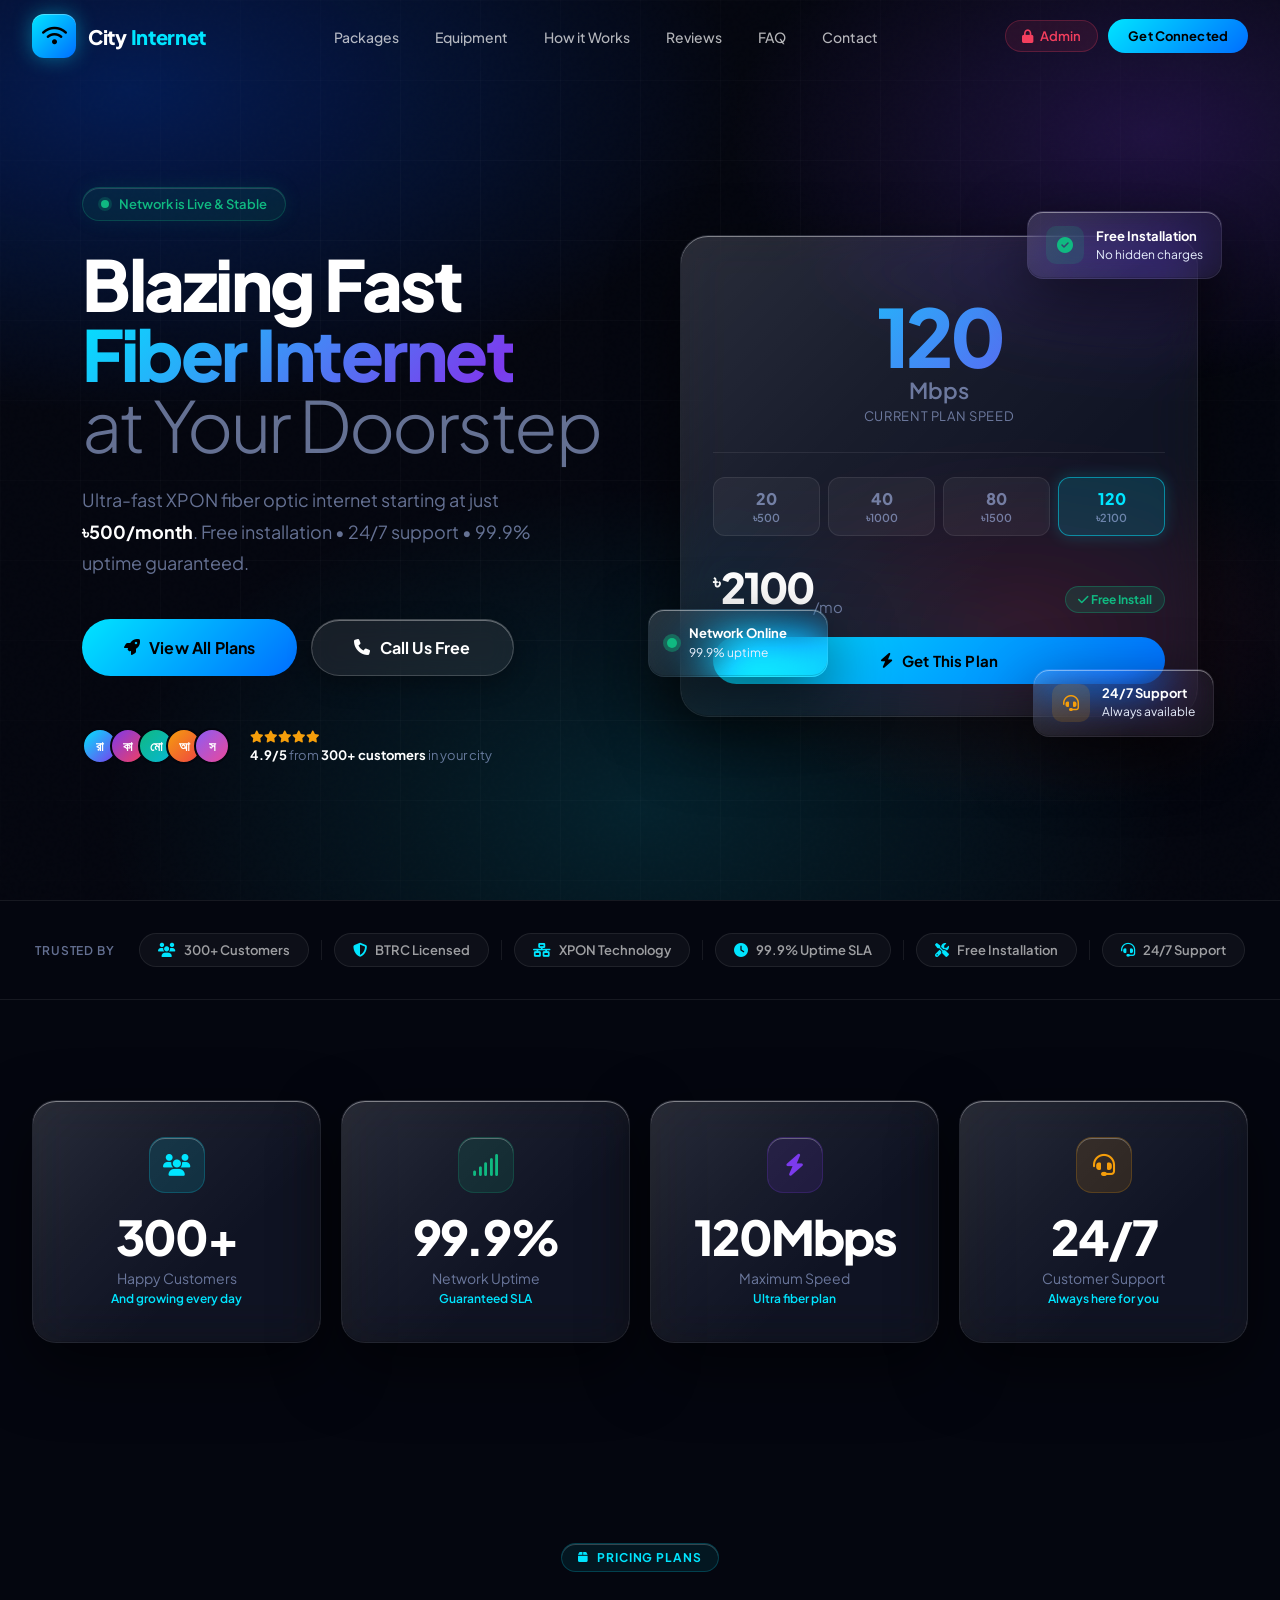
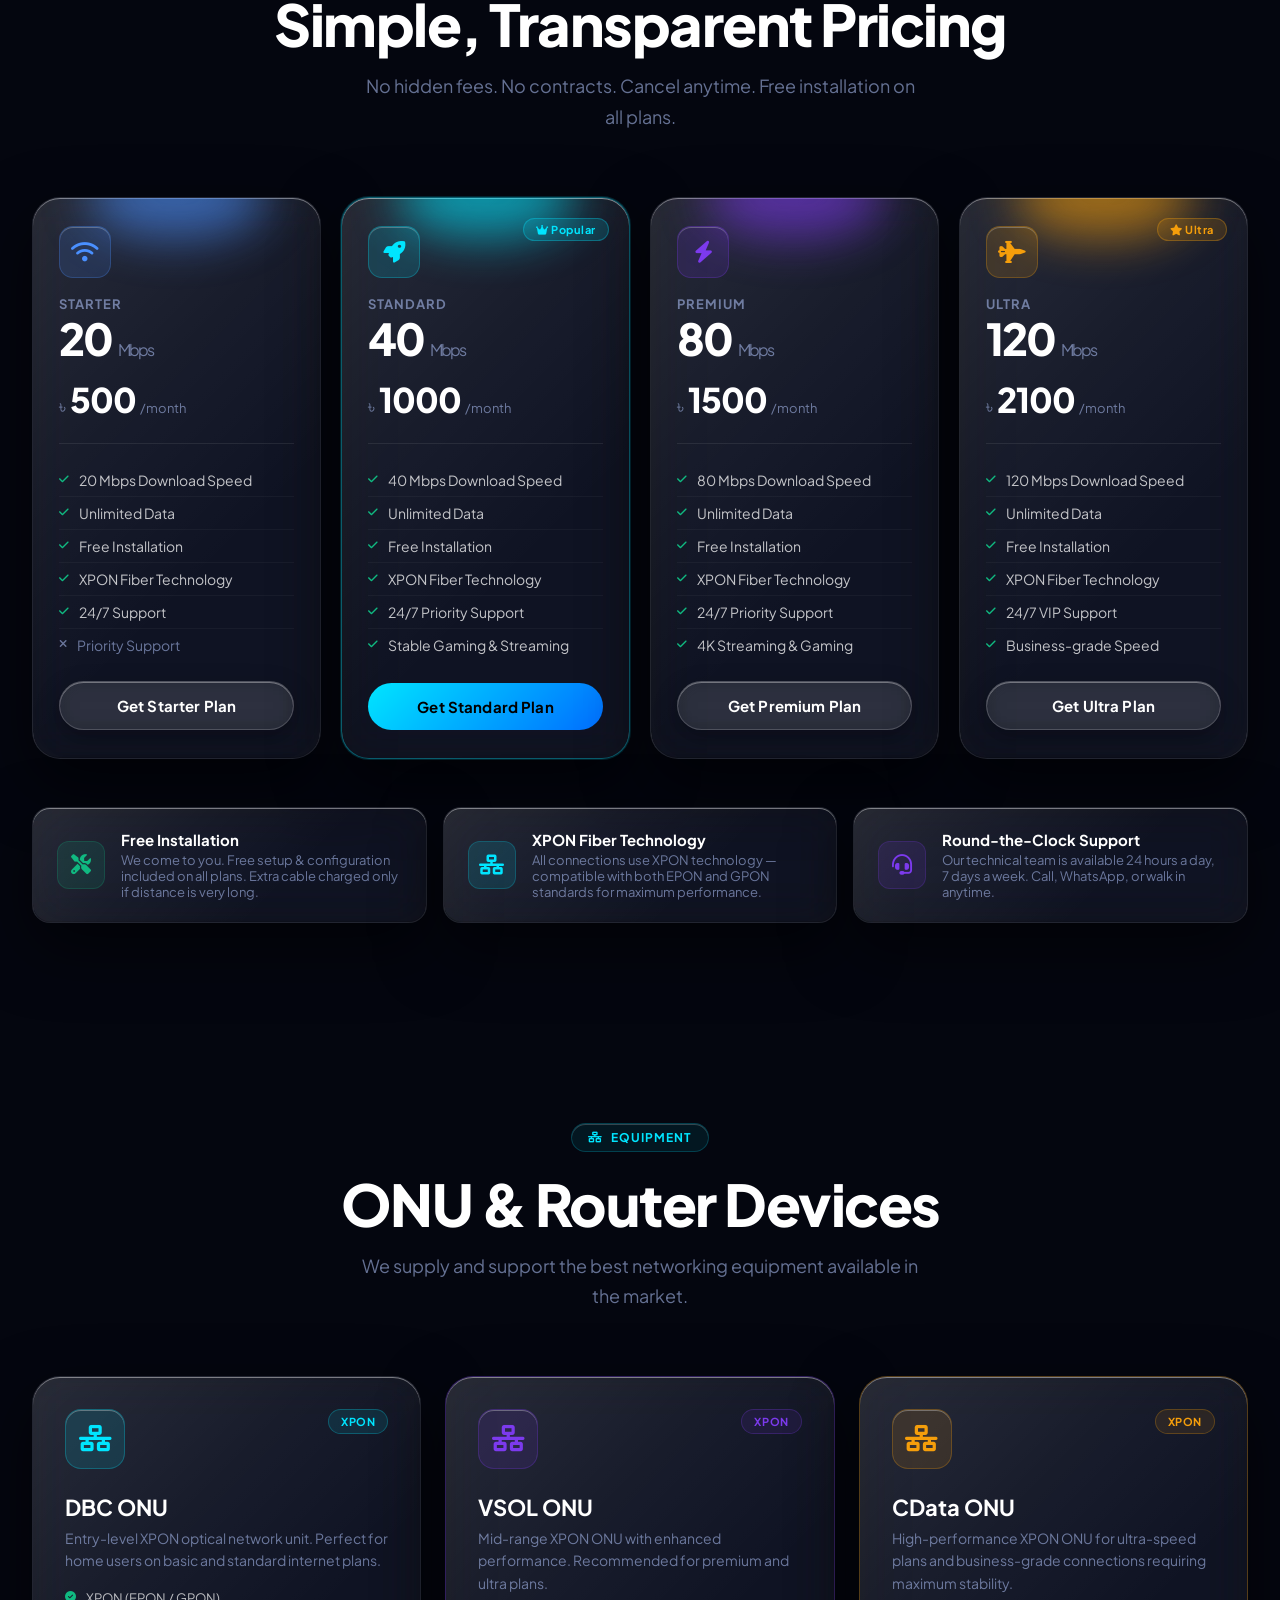
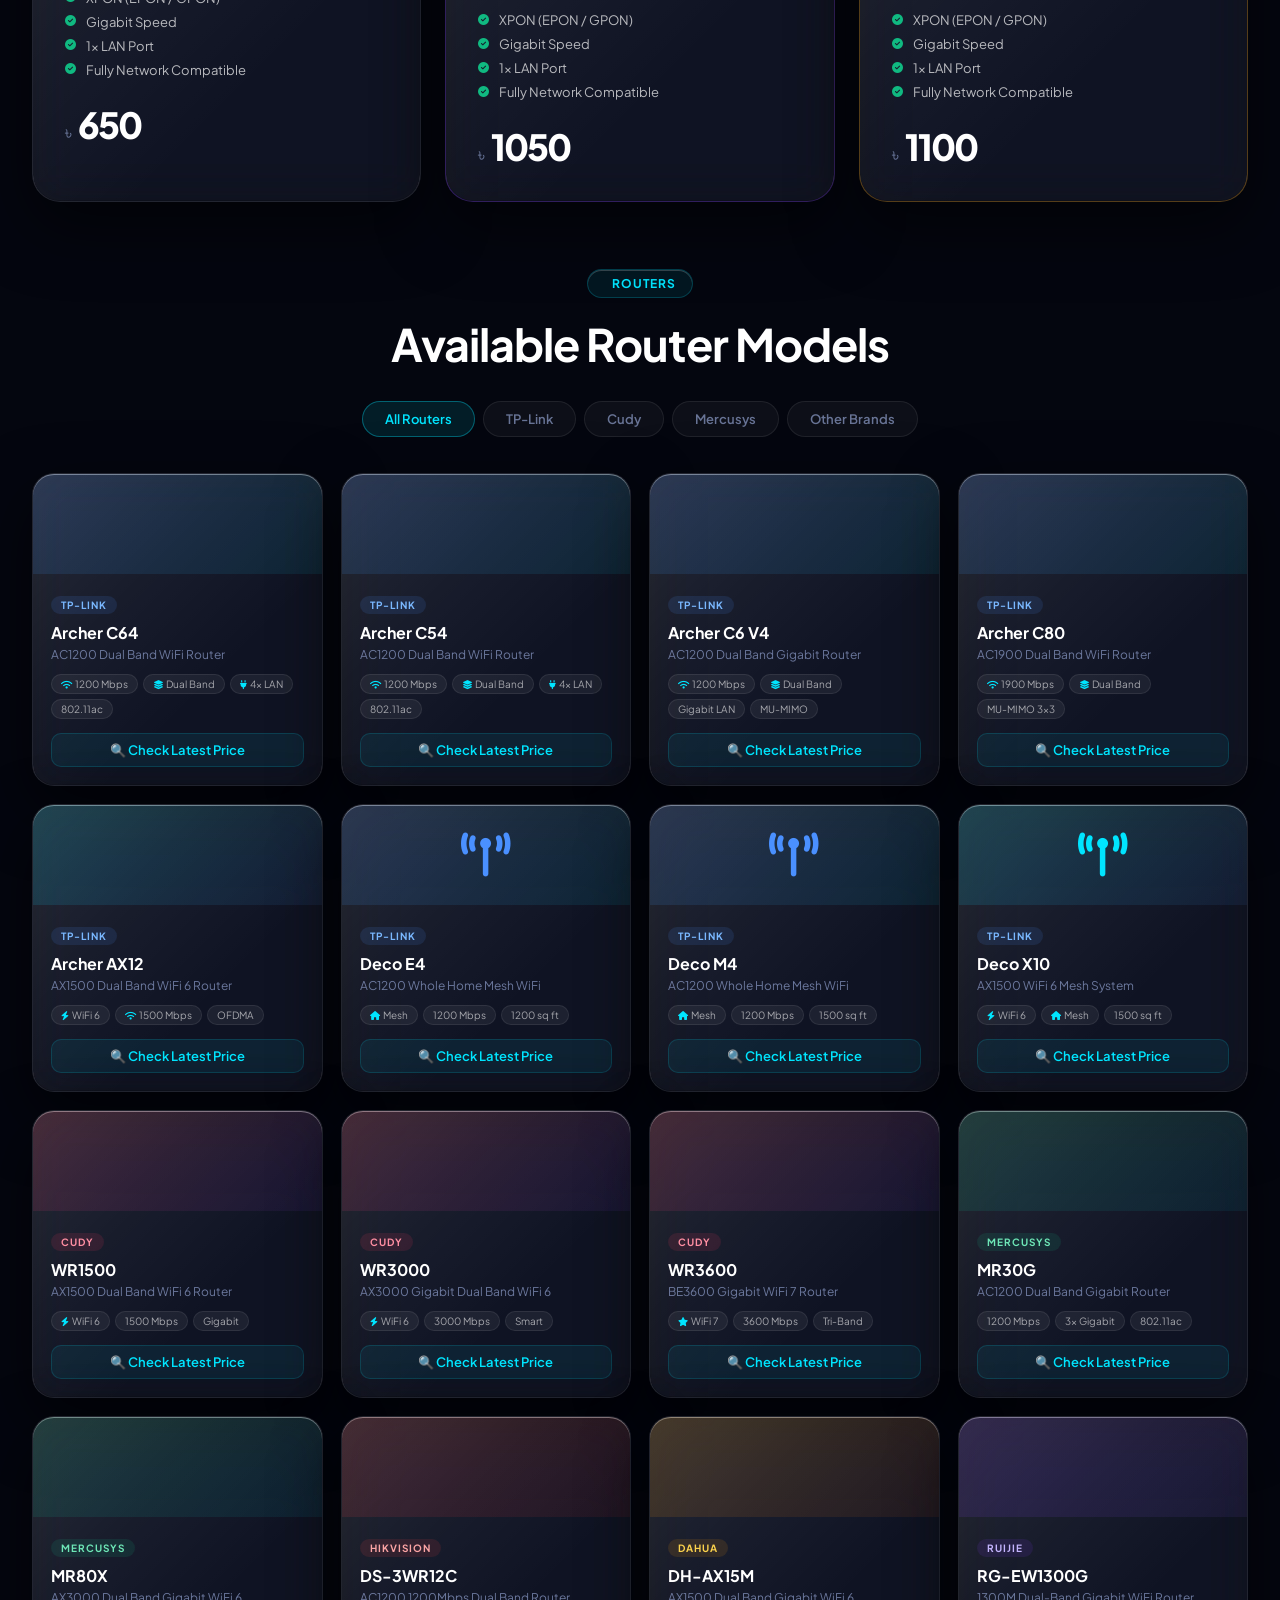
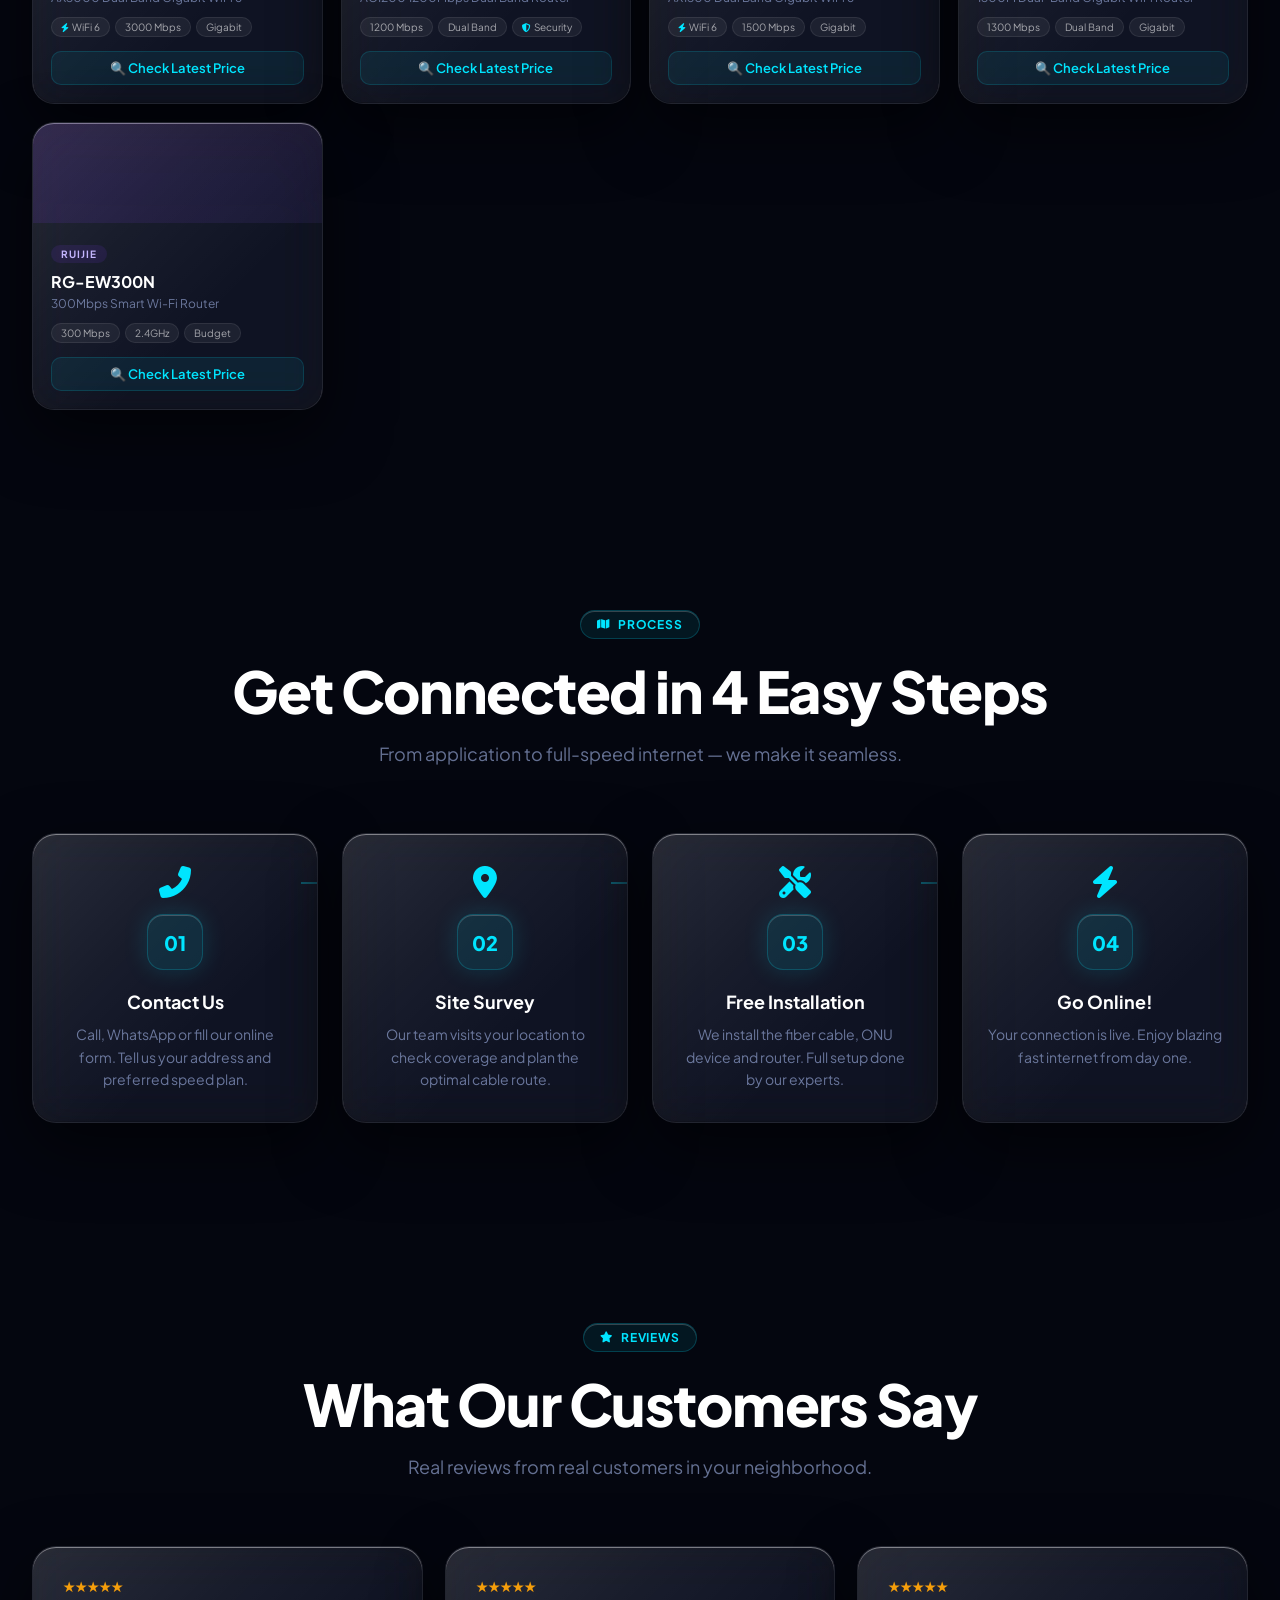
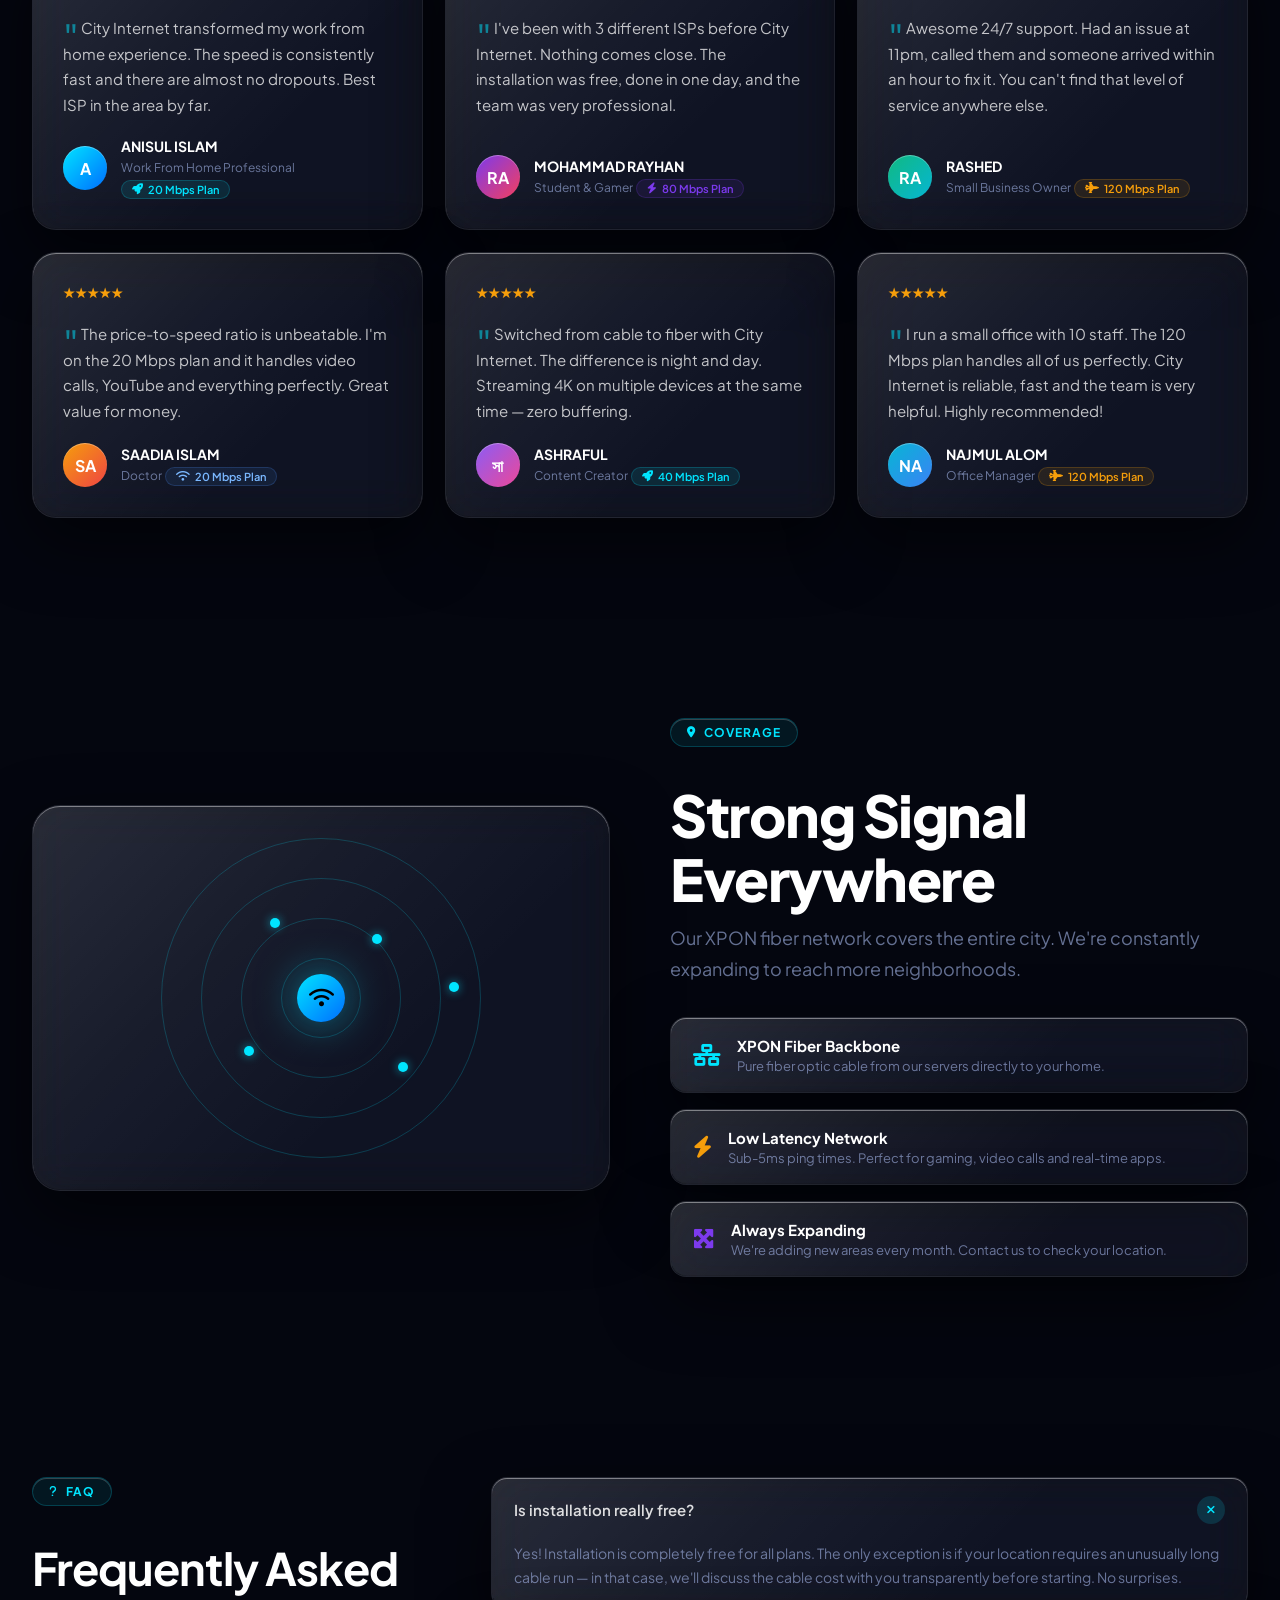
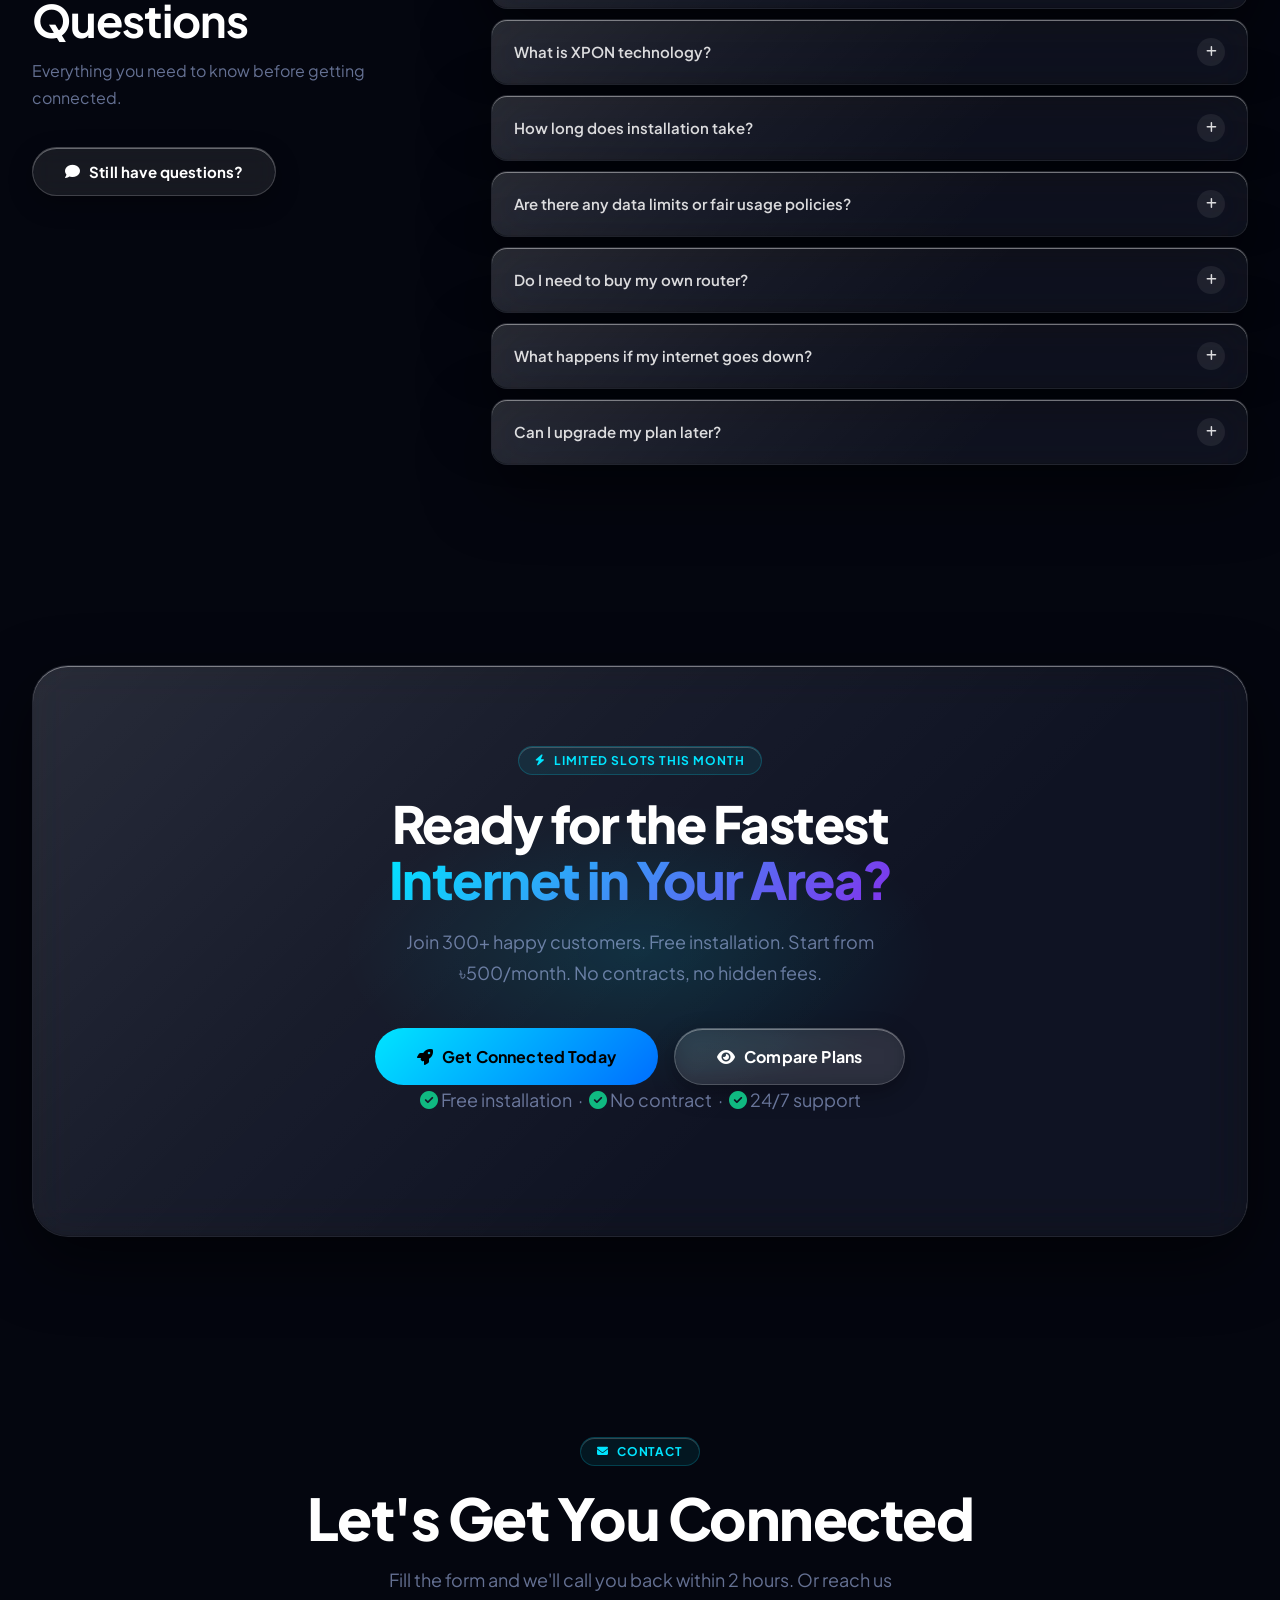
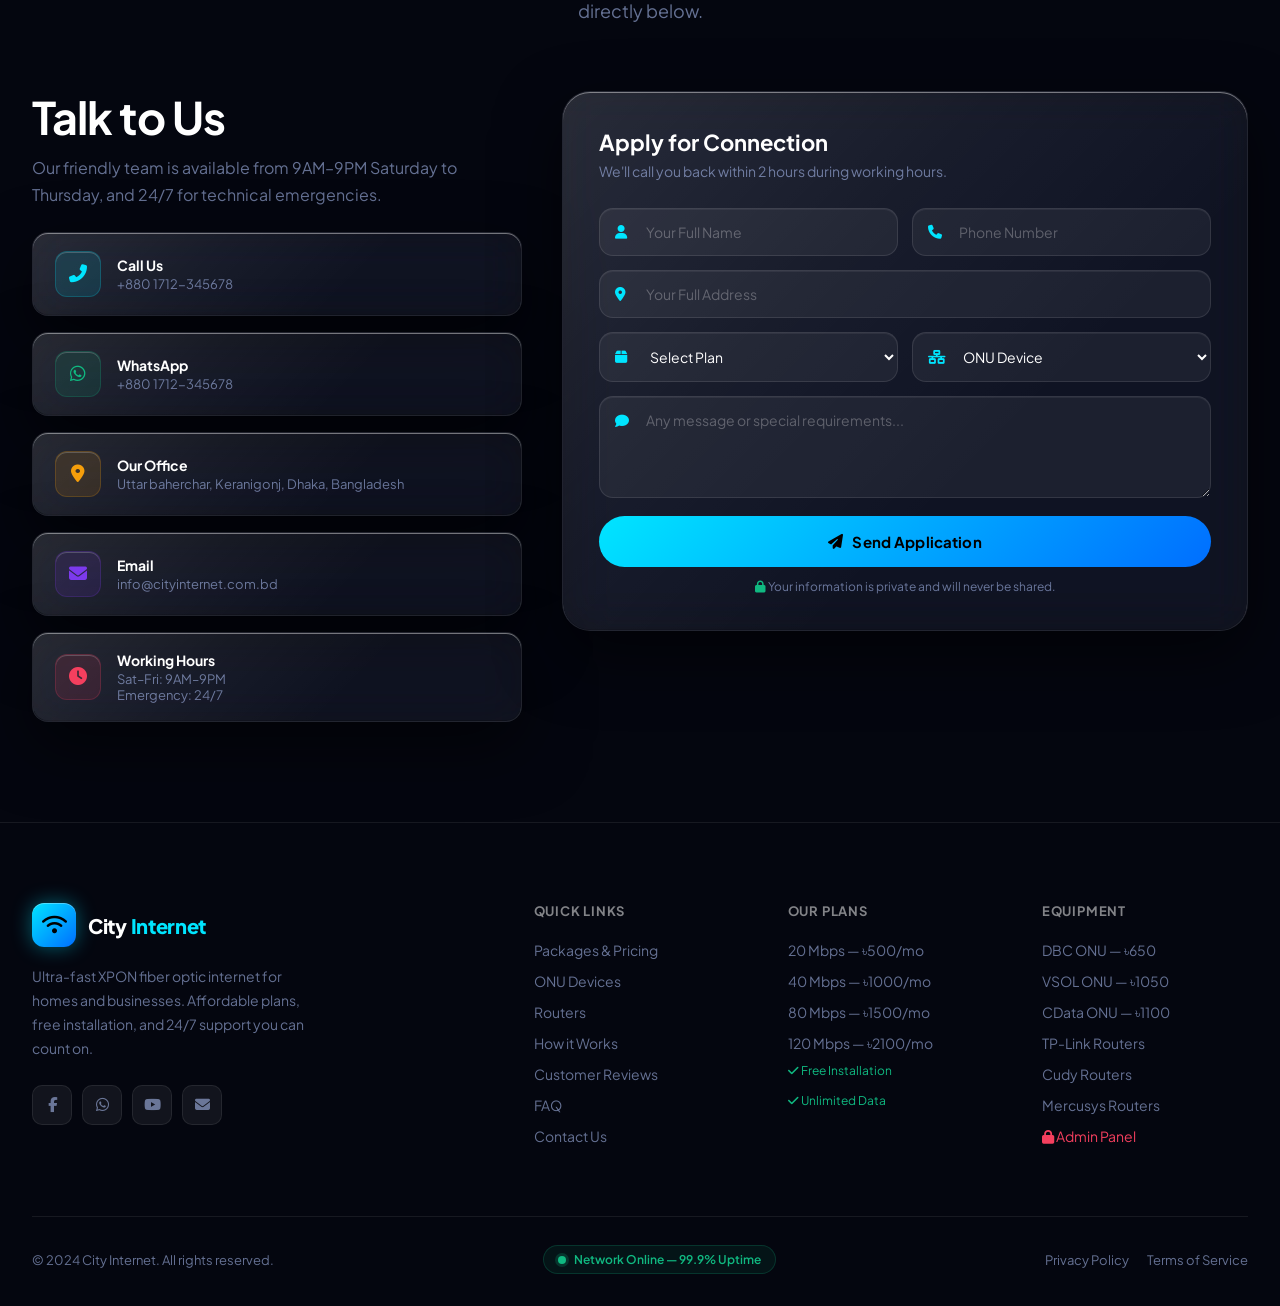
<file: index.html>
<!DOCTYPE html>
<html lang="en">
<head>
<meta charset="UTF-8">
<meta name="viewport" content="width=device-width, initial-scale=1.0">
<meta name="description" content="City Internet — Ultra-fast fiber optic internet in your city. Plans from ৳500/month. Free installation. 300+ happy customers. XPON technology.">
<meta name="keywords" content="internet, fiber, ISP, Bangladesh, broadband, City Internet">
<meta property="og:title" content="City Internet — Ultra Fast Fiber Internet">
<meta property="og:description" content="Plans from ৳500/month. Free installation. 300+ customers.">
<meta property="og:type" content="website">
<title>City Internet — Ultra Fast Fiber Internet</title>

<!-- Preload fonts -->
<link rel="preconnect" href="https://fonts.googleapis.com">
<link rel="preconnect" href="https://fonts.gstatic.com" crossorigin>
<link href="https://fonts.googleapis.com/css2?family=Inter:wght@300;400;500;600;700;800;900&family=Plus+Jakarta+Sans:wght@400;500;600;700;800&display=swap" rel="stylesheet">
<link rel="stylesheet" href="https://cdnjs.cloudflare.com/ajax/libs/font-awesome/6.5.0/css/all.min.css">

<!-- JSON-LD Schema -->
<script type="application/ld+json">
{
  "@context": "https://schema.org",
  "@type": "InternetCafe",
  "name": "City Internet",
  "description": "Ultra-fast fiber optic internet provider",
  "aggregateRating": {
    "@type": "AggregateRating",
    "ratingValue": "4.9",
    "reviewCount": "300"
  }
}
</script>

<style>
/* ============================================================
   CITY INTERNET — WORLD CLASS CSS
   ============================================================ */

/* ── Variables ── */
:root {
  --c:       #00e5ff;
  --c2:      #7c3aed;
  --c3:      #f59e0b;
  --c4:      #10b981;
  --c5:      #f43f5e;
  --bg:      #04060f;
  --bg2:     #080d1a;
  --bg3:     #0c1220;
  --text:    #e8f0fe;
  --muted:   rgba(180,200,255,.55);
  --border:  rgba(255,255,255,.08);
  --glass:   rgba(255,255,255,.055);
  --shine:   rgba(255,255,255,.42);
  --blur:    22px;
  --r:       20px;
  --r2:      14px;
  --r3:      50px;
  --shadow:  0 24px 64px rgba(0,0,0,.55);
  --font:    'Plus Jakarta Sans', 'Inter', sans-serif;
  --mono:    'SF Mono','Fira Code',monospace;
  --nav-h:   72px;
}

/* ── Reset ── */
*,*::before,*::after { margin:0; padding:0; box-sizing:border-box; }
html { scroll-behavior:smooth; font-size:16px; }
body {
  font-family: var(--font);
  background: var(--bg);
  color: var(--text);
  overflow-x: hidden;
  -webkit-font-smoothing: antialiased;
}
img { max-width:100%; display:block; }
a { text-decoration:none; color:inherit; }
button { font-family:var(--font); }
ul { list-style:none; }

/* ── Aurora Background ── */
.aurora {
  position: fixed;
  inset: 0;
  z-index: 0;
  overflow: hidden;
  pointer-events: none;
}
.aurora::before {
  content:'';
  position:absolute;
  inset:0;
  background:
    radial-gradient(ellipse 80% 60% at 10% 10%, rgba(0,80,255,.28) 0%, transparent 60%),
    radial-gradient(ellipse 60% 50% at 90% 15%, rgba(124,58,237,.22) 0%, transparent 55%),
    radial-gradient(ellipse 70% 60% at 50% 90%, rgba(0,229,255,.12) 0%, transparent 60%),
    radial-gradient(ellipse 50% 40% at 80% 70%, rgba(244,63,94,.10) 0%, transparent 50%);
  animation: auroraShift 20s ease-in-out infinite alternate;
}
@keyframes auroraShift {
  0%   { opacity:.9; transform:scale(1) rotate(0deg); }
  50%  { opacity:1;  transform:scale(1.05) rotate(1deg); }
  100% { opacity:.9; transform:scale(1) rotate(-1deg); }
}

/* Noise texture */
.aurora::after {
  content:'';
  position:absolute;
  inset:0;
  background-image: url("data:image/svg+xml,%3Csvg viewBox='0 0 256 256' xmlns='http://www.w3.org/2000/svg'%3E%3Cfilter id='noise'%3E%3CfeTurbulence type='fractalNoise' baseFrequency='0.9' numOctaves='4' stitchTiles='stitch'/%3E%3C/filter%3E%3Crect width='100%25' height='100%25' filter='url(%23noise)' opacity='0.035'/%3E%3C/svg%3E");
  opacity:.4;
}

/* Grid lines */
.grid-lines {
  position:fixed;
  inset:0;
  z-index:0;
  pointer-events:none;
  background-image:
    linear-gradient(rgba(255,255,255,.025) 1px, transparent 1px),
    linear-gradient(90deg, rgba(255,255,255,.025) 1px, transparent 1px);
  background-size: 80px 80px;
  mask-image: radial-gradient(ellipse 80% 80% at 50% 50%, black 40%, transparent 100%);
}

/* ── Glass Primitives ── */
.glass {
  background: var(--glass);
  backdrop-filter: blur(var(--blur)) saturate(180%) brightness(1.05);
  -webkit-backdrop-filter: blur(var(--blur)) saturate(180%) brightness(1.05);
  border: 1px solid var(--border);
  border-radius: var(--r);
  box-shadow:
    var(--shadow),
    inset 0 1px 0 var(--shine),
    inset 0 -1px 0 rgba(0,0,0,.15);
  position: relative;
  overflow: hidden;
}
.glass::before {
  content:'';
  position:absolute;
  inset:0;
  background: linear-gradient(135deg,
    rgba(255,255,255,.10) 0%,
    rgba(255,255,255,.04) 35%,
    transparent 65%);
  pointer-events:none;
  border-radius:inherit;
  z-index:0;
}
.glass > * { position:relative; z-index:1; }

/* ── Buttons ── */
.btn {
  display: inline-flex;
  align-items: center;
  justify-content: center;
  gap: 9px;
  padding: 14px 32px;
  border-radius: var(--r3);
  font-size: 15px;
  font-weight: 700;
  cursor: pointer;
  border: none;
  transition: all .28s cubic-bezier(.4,0,.2,1);
  position: relative;
  overflow: hidden;
  letter-spacing: .01em;
}
.btn::after {
  content:'';
  position:absolute;
  inset:0;
  background: linear-gradient(90deg, transparent, rgba(255,255,255,.12), transparent);
  transform: translateX(-100%);
  transition: transform .55s ease;
}
.btn:hover::after { transform: translateX(100%); }

.btn-primary {
  background: linear-gradient(135deg, var(--c), #006eff);
  color: #000;
  box-shadow: 0 0 0 0 rgba(0,229,255,0);
}
.btn-primary:hover {
  transform: translateY(-3px);
  box-shadow: 0 16px 48px rgba(0,229,255,.4), 0 0 0 1px rgba(0,229,255,.3);
}
.btn-primary:active { transform: translateY(-1px); }

.btn-glass {
  background: rgba(255,255,255,.08);
  backdrop-filter: blur(12px);
  -webkit-backdrop-filter: blur(12px);
  border: 1px solid rgba(255,255,255,.18);
  color: #fff;
  box-shadow: inset 0 1px 0 rgba(255,255,255,.35), 0 8px 24px rgba(0,0,0,.3);
}
.btn-glass:hover {
  background: rgba(255,255,255,.14);
  border-color: rgba(255,255,255,.35);
  transform: translateY(-3px);
  box-shadow: inset 0 1px 0 rgba(255,255,255,.45), 0 12px 36px rgba(0,0,0,.4);
}

.btn-outline {
  background: transparent;
  border: 1.5px solid rgba(255,255,255,.25);
  color: rgba(255,255,255,.85);
}
.btn-outline:hover {
  border-color: var(--c);
  color: var(--c);
  background: rgba(0,229,255,.05);
  transform: translateY(-3px);
}

.btn-lg { padding: 17px 42px; font-size: 16px; }
.btn-sm { padding: 9px 20px; font-size: 13px; }

/* ── Typography ── */
.display {
  font-size: clamp(42px, 6vw, 88px);
  font-weight: 900;
  line-height: 1.0;
  letter-spacing: -2px;
  color: #fff;
}
.h1 { font-size: clamp(32px,4.5vw,64px); font-weight: 800; line-height: 1.1; letter-spacing:-1.5px; color:#fff; }
.h2 { font-size: clamp(26px,3.5vw,48px); font-weight: 700; line-height: 1.15; letter-spacing:-1px; color:#fff; }
.h3 { font-size: clamp(18px,2vw,26px); font-weight: 600; line-height: 1.3; color:#fff; }
.h4 { font-size: 18px; font-weight: 600; color: #fff; }
.body-lg { font-size: 18px; line-height: 1.75; color: var(--muted); }
.body { font-size: 15px; line-height: 1.7; color: var(--muted); }
.body-sm { font-size: 13px; line-height: 1.6; color: var(--muted); }
.label {
  font-size: 12px;
  font-weight: 700;
  letter-spacing: .1em;
  text-transform: uppercase;
  color: var(--c);
}

.gradient-text {
  background: linear-gradient(135deg, var(--c) 0%, #7c3aed 50%, var(--c) 100%);
  background-size: 200%;
  -webkit-background-clip: text;
  -webkit-text-fill-color: transparent;
  background-clip: text;
  animation: gradShift 4s linear infinite;
}
@keyframes gradShift { 0%{background-position:0%} 100%{background-position:200%} }

/* ── Layout ── */
.wrapper {
  max-width: 1280px;
  margin: 0 auto;
  padding: 0 32px;
  position: relative;
  z-index: 1;
}
section { position: relative; z-index: 1; }

/* Section header */
.sec-label {
  display: inline-flex;
  align-items: center;
  gap: 8px;
  padding: 6px 16px;
  background: rgba(0,229,255,.08);
  border: 1px solid rgba(0,229,255,.2);
  border-radius: var(--r3);
  font-size: 12px;
  font-weight: 700;
  letter-spacing: .08em;
  text-transform: uppercase;
  color: var(--c);
  margin-bottom: 20px;
  box-shadow: inset 0 1px 0 rgba(255,255,255,.2);
}
.sec-label i { font-size: 11px; }

.sec-header {
  text-align: center;
  margin-bottom: 64px;
}
.sec-header p {
  font-size: 18px;
  color: var(--muted);
  max-width: 560px;
  margin: 16px auto 0;
  line-height: 1.7;
}

/* ── NAVBAR ── */
#navbar {
  position: fixed;
  top: 0;
  left: 0;
  right: 0;
  z-index: 9000;
  height: var(--nav-h);
  transition: all .4s cubic-bezier(.4,0,.2,1);
}
.nav-inner {
  max-width: 1280px;
  margin: 0 auto;
  padding: 0 32px;
  height: 100%;
  display: flex;
  align-items: center;
  justify-content: space-between;
}
.nav-scrolled {
  background: rgba(4,6,15,.75);
  backdrop-filter: blur(28px) saturate(200%);
  -webkit-backdrop-filter: blur(28px) saturate(200%);
  border-bottom: 1px solid rgba(255,255,255,.07);
  box-shadow: 0 8px 40px rgba(0,0,0,.4);
  height: 64px;
}

/* Logo */
.nav-logo {
  display: flex;
  align-items: center;
  gap: 12px;
  font-size: 20px;
  font-weight: 800;
  color: #fff;
  letter-spacing: -.3px;
}
.logo-mark {
  width: 44px; height: 44px;
  background: linear-gradient(135deg, var(--c), #006eff);
  border-radius: 12px;
  display: flex; align-items: center; justify-content: center;
  font-size: 20px;
  color: #000;
  box-shadow: 0 0 20px rgba(0,229,255,.4), inset 0 1px 0 rgba(255,255,255,.3);
  flex-shrink: 0;
}
.logo-text span { color: var(--c); }

/* Nav links */
.nav-links {
  display: flex;
  align-items: center;
  gap: 4px;
}
.nav-links a {
  padding: 8px 16px;
  border-radius: var(--r3);
  font-size: 14px;
  font-weight: 500;
  color: rgba(255,255,255,.7);
  transition: all .22s;
}
.nav-links a:hover {
  background: rgba(255,255,255,.07);
  color: #fff;
}

.nav-cta { display:flex; align-items:center; gap:10px; }

/* Hamburger */
.hamburger {
  display: none;
  flex-direction: column;
  gap: 5px;
  background: none;
  border: none;
  cursor: pointer;
  padding: 6px;
}
.hamburger span {
  display: block;
  width: 24px; height: 2px;
  background: #fff;
  border-radius: 2px;
  transition: all .3s;
}
.hamburger.open span:nth-child(1) { transform: translateY(7px) rotate(45deg); }
.hamburger.open span:nth-child(2) { opacity: 0; transform: scaleX(0); }
.hamburger.open span:nth-child(3) { transform: translateY(-7px) rotate(-45deg); }

/* Mobile menu */
.mobile-nav {
  position: fixed;
  top: var(--nav-h);
  left: 12px; right: 12px;
  z-index: 8999;
  padding: 16px;
  display: none;
  flex-direction: column;
  gap: 4px;
  border-radius: var(--r);
}
.mobile-nav.open { display: flex; }
.mobile-nav a {
  padding: 13px 18px;
  border-radius: var(--r2);
  font-size: 15px;
  font-weight: 500;
  color: rgba(255,255,255,.8);
  transition: all .2s;
}
.mobile-nav a:hover {
  background: rgba(255,255,255,.08);
  color: #fff;
}
.mobile-nav .mob-cta {
  margin-top: 8px;
  text-align: center;
}

/* ── HERO ── */
#hero {
  min-height: 100vh;
  display: flex;
  align-items: center;
  padding: calc(var(--nav-h) + 60px) 0 80px;
}
.hero-inner {
  display: grid;
  grid-template-columns: 1fr 1fr;
  gap: 80px;
  align-items: center;
}
.hero-left { max-width: 620px; }

/* Live indicator */
.live-badge {
  display: inline-flex;
  align-items: center;
  gap: 10px;
  padding: 8px 18px;
  background: rgba(16,185,129,.1);
  border: 1px solid rgba(16,185,129,.25);
  border-radius: var(--r3);
  font-size: 13px;
  font-weight: 600;
  color: var(--c4);
  margin-bottom: 28px;
  box-shadow: 0 0 20px rgba(16,185,129,.1), inset 0 1px 0 rgba(255,255,255,.15);
}
.live-dot {
  width: 8px; height: 8px;
  background: var(--c4);
  border-radius: 50%;
  box-shadow: 0 0 0 3px rgba(16,185,129,.2);
  animation: livePulse 2s ease-in-out infinite;
}
@keyframes livePulse {
  0%,100% { box-shadow: 0 0 0 3px rgba(16,185,129,.2); }
  50%      { box-shadow: 0 0 0 6px rgba(16,185,129,.4); }
}

.hero-title {
  font-size: clamp(44px, 5.5vw, 80px);
  font-weight: 900;
  line-height: 1.0;
  letter-spacing: -2.5px;
  color: #fff;
  margin-bottom: 24px;
}
.hero-title .line2 { color: var(--muted); font-weight: 300; }

.hero-sub {
  font-size: 18px;
  line-height: 1.75;
  color: var(--muted);
  margin-bottom: 40px;
  max-width: 500px;
}

.hero-actions {
  display: flex;
  gap: 14px;
  flex-wrap: wrap;
  margin-bottom: 52px;
}

/* Rating strip */
.hero-proof {
  display: flex;
  align-items: center;
  gap: 20px;
}
.hero-avatars {
  display: flex;
}
.hero-avatar {
  width: 36px; height: 36px;
  border-radius: 50%;
  border: 2px solid var(--bg);
  background: linear-gradient(135deg, var(--c), var(--c2));
  display: flex; align-items: center; justify-content: center;
  font-size: 13px;
  font-weight: 700;
  color: #fff;
  margin-left: -8px;
  flex-shrink: 0;
}
.hero-avatar:first-child { margin-left: 0; }
.proof-text { font-size: 13px; color: var(--muted); line-height: 1.5; }
.proof-text strong { color: #fff; }
.stars { color: var(--c3); font-size: 12px; }

/* Hero Right — Glass Dashboard Card */
.hero-right { position: relative; }

.hero-card-main {
  padding: 32px;
  border-radius: 28px;
}
.speed-display {
  text-align: center;
  padding: 28px 0;
  border-bottom: 1px solid var(--border);
  margin-bottom: 24px;
}
.speed-num {
  font-size: 80px;
  font-weight: 900;
  letter-spacing: -4px;
  line-height: 1;
  background: linear-gradient(135deg, var(--c), #7c3aed);
  -webkit-background-clip: text;
  -webkit-text-fill-color: transparent;
  background-clip: text;
}
.speed-unit { font-size: 22px; font-weight: 600; color: var(--muted); }
.speed-label { font-size: 13px; color: var(--muted); margin-top: 4px; letter-spacing:.05em; text-transform:uppercase; }

/* Speed selector */
.speed-selector {
  display: grid;
  grid-template-columns: repeat(4, 1fr);
  gap: 8px;
  margin-bottom: 24px;
}
.speed-opt {
  padding: 10px 6px;
  background: rgba(255,255,255,.05);
  border: 1px solid var(--border);
  border-radius: 12px;
  text-align: center;
  cursor: pointer;
  transition: all .25s;
  font-size: 13px;
  font-weight: 600;
  color: var(--muted);
}
.speed-opt:hover { background: rgba(0,229,255,.08); border-color: rgba(0,229,255,.3); color: var(--c); }
.speed-opt.active {
  background: rgba(0,229,255,.15);
  border-color: rgba(0,229,255,.5);
  color: var(--c);
  box-shadow: 0 0 16px rgba(0,229,255,.2);
}
.speed-opt .opt-speed { font-size: 16px; font-weight: 800; color: inherit; }
.speed-opt .opt-price { font-size: 11px; color: var(--muted); margin-top: 2px; }

/* Price display */
.price-row {
  display: flex;
  align-items: baseline;
  justify-content: space-between;
  margin-bottom: 20px;
}
.price-big {
  font-size: 42px;
  font-weight: 900;
  color: #fff;
  letter-spacing: -2px;
}
.price-big sup { font-size: 20px; letter-spacing: 0; }
.price-big sub { font-size: 15px; color: var(--muted); font-weight: 400; letter-spacing: 0; }
.price-badge {
  padding: 5px 12px;
  background: rgba(16,185,129,.15);
  border: 1px solid rgba(16,185,129,.3);
  border-radius: var(--r3);
  font-size: 12px;
  font-weight: 700;
  color: var(--c4);
}

/* Floating cards */
.float-card {
  position: absolute;
  padding: 14px 18px;
  border-radius: 16px;
  display: flex;
  align-items: center;
  gap: 12px;
  min-width: 180px;
  z-index: 10;
}
.float-card .fc-icon {
  width: 38px; height: 38px;
  border-radius: 10px;
  display: flex; align-items: center; justify-content: center;
  font-size: 16px;
  flex-shrink: 0;
}
.float-card .fc-text { font-size: 12px; line-height: 1.5; }
.float-card .fc-text strong { display: block; color: #fff; font-size: 13px; }
.fc1 { top: -24px; right: -24px; animation: floatY 4s ease-in-out infinite; }
.fc2 { bottom: 40px; left: -32px; animation: floatY 5s ease-in-out infinite reverse; }
.fc3 { bottom: -20px; right: -16px; animation: floatY 3.5s ease-in-out infinite 1s; }

@keyframes floatY {
  0%,100% { transform: translateY(0); }
  50% { transform: translateY(-14px); }
}

/* Ping animation on card */
.ping-dot {
  width: 10px; height: 10px;
  border-radius: 50%;
  position: relative;
  flex-shrink: 0;
}
.ping-dot::after {
  content:'';
  position:absolute;
  inset:-4px;
  border-radius:50%;
  animation: ping 1.5s ease-out infinite;
}
.ping-green { background: var(--c4); }
.ping-green::after { background: rgba(16,185,129,.4); }
@keyframes ping {
  0% { transform:scale(.8); opacity:.8; }
  100% { transform:scale(2); opacity:0; }
}

/* ── TRUST BAR ── */
#trust {
  padding: 32px 0;
  border-top: 1px solid var(--border);
  border-bottom: 1px solid var(--border);
}
.trust-inner {
  display: flex;
  align-items: center;
  gap: 12px;
  justify-content: center;
  flex-wrap: wrap;
}
.trust-label {
  font-size: 12px;
  font-weight: 600;
  letter-spacing: .08em;
  text-transform: uppercase;
  color: var(--muted);
  white-space: nowrap;
  margin-right: 12px;
}
.trust-item {
  display: flex;
  align-items: center;
  gap: 8px;
  padding: 8px 18px;
  background: rgba(255,255,255,.04);
  border: 1px solid var(--border);
  border-radius: var(--r3);
  font-size: 13px;
  font-weight: 600;
  color: rgba(255,255,255,.6);
  transition: all .2s;
}
.trust-item:hover { color: #fff; background: rgba(255,255,255,.07); }
.trust-item i { color: var(--c); font-size: 14px; }
.trust-sep { width: 1px; height: 20px; background: var(--border); flex-shrink:0; }

/* ── STATS ── */
#stats { padding: 100px 0; }
.stats-grid {
  display: grid;
  grid-template-columns: repeat(4, 1fr);
  gap: 20px;
}
.stat-card {
  padding: 36px 28px;
  text-align: center;
  border-radius: 24px;
  transition: transform .3s;
}
.stat-card:hover { transform: translateY(-8px); }
.stat-icon {
  width: 56px; height: 56px;
  border-radius: 16px;
  display: flex; align-items: center; justify-content: center;
  font-size: 22px;
  margin: 0 auto 20px;
  box-shadow: inset 0 1px 0 rgba(255,255,255,.3);
}
.stat-num {
  font-size: 48px;
  font-weight: 900;
  letter-spacing: -2px;
  color: #fff;
  line-height: 1;
  margin-bottom: 8px;
}
.stat-card p { font-size: 14px; color: var(--muted); }
.stat-card .sub-stat {
  font-size: 12px;
  color: var(--c);
  margin-top: 4px;
  font-weight: 600;
}

/* ── PACKAGES ── */
#packages { padding: 100px 0; }

/* Billing toggle */
.billing-toggle {
  display: inline-flex;
  align-items: center;
  gap: 12px;
  background: rgba(255,255,255,.06);
  border: 1px solid var(--border);
  border-radius: var(--r3);
  padding: 5px;
  margin: 0 auto 56px;
}
.bt-opt {
  padding: 8px 22px;
  border-radius: var(--r3);
  font-size: 14px;
  font-weight: 600;
  color: var(--muted);
  cursor: pointer;
  transition: all .25s;
  border: none;
  background: none;
  font-family: var(--font);
}
.bt-opt.active {
  background: rgba(0,229,255,.15);
  border: 1px solid rgba(0,229,255,.35);
  color: var(--c);
  box-shadow: inset 0 1px 0 rgba(255,255,255,.25);
}
.save-tag {
  background: rgba(16,185,129,.15);
  border: 1px solid rgba(16,185,129,.3);
  border-radius: var(--r3);
  padding: 2px 10px;
  font-size: 11px;
  font-weight: 700;
  color: var(--c4);
}

.plans-grid {
  display: grid;
  grid-template-columns: repeat(4, 1fr);
  gap: 20px;
  margin-bottom: 48px;
}

.plan-card {
  border-radius: 28px;
  overflow: hidden;
  display: flex;
  flex-direction: column;
  transition: transform .35s cubic-bezier(.4,0,.2,1), box-shadow .35s;
}
.plan-card:hover {
  transform: translateY(-12px);
  box-shadow: 0 40px 80px rgba(0,0,0,.6), inset 0 1px 0 rgba(255,255,255,.5);
}

.plan-top {
  padding: 28px 26px 22px;
  position: relative;
}
.plan-glow {
  position: absolute;
  top: -40px; left: 50%;
  transform: translateX(-50%);
  width: 180px; height: 80px;
  border-radius: 50%;
  filter: blur(24px);
  opacity: .6;
}
.plan-badge {
  position: absolute;
  top: 20px; right: 20px;
  padding: 4px 12px;
  border-radius: var(--r3);
  font-size: 11px;
  font-weight: 700;
  letter-spacing: .05em;
}
.plan-icon-wrap {
  width: 52px; height: 52px;
  border-radius: 14px;
  display: flex; align-items: center; justify-content: center;
  font-size: 22px;
  margin-bottom: 18px;
  box-shadow: inset 0 1px 0 rgba(255,255,255,.25);
}
.plan-name { font-size: 13px; font-weight: 700; letter-spacing: .08em; text-transform: uppercase; color: var(--muted); margin-bottom: 4px; }
.plan-speed { font-size: 44px; font-weight: 900; letter-spacing: -2px; color: #fff; line-height: 1; }
.plan-speed-unit { font-size: 16px; color: var(--muted); font-weight: 400; }
.plan-price {
  margin: 18px 0 0;
  display: flex; align-items: baseline; gap: 4px;
}
.plan-price .amount { font-size: 34px; font-weight: 900; color: #fff; letter-spacing: -1px; }
.plan-price .taka { font-size: 18px; color: var(--muted); }
.plan-price .per { font-size: 13px; color: var(--muted); }

.plan-body {
  padding: 0 26px 28px;
  flex: 1;
  display: flex;
  flex-direction: column;
  gap: 20px;
}
.plan-divider { height: 1px; background: var(--border); }
.plan-features li {
  display: flex;
  align-items: center;
  gap: 10px;
  padding: 7px 0;
  font-size: 14px;
  color: rgba(255,255,255,.75);
  border-bottom: 1px solid rgba(255,255,255,.04);
}
.plan-features li:last-child { border-bottom: none; }
.plan-features li i { font-size: 11px; flex-shrink: 0; }
.plan-cta { margin-top: auto; }
.plan-cta .btn { width: 100%; }

/* Popular plan special style */
.plan-card.popular {
  border-color: rgba(0,229,255,.35);
  box-shadow:
    0 0 0 1px rgba(0,229,255,.15),
    var(--shadow),
    inset 0 1px 0 rgba(255,255,255,.5);
}

/* Perks row below plans */
.perks-row {
  display: grid;
  grid-template-columns: repeat(3, 1fr);
  gap: 16px;
}
.perk-card {
  display: flex;
  align-items: center;
  gap: 16px;
  padding: 22px 24px;
  border-radius: 18px;
}
.perk-icon {
  width: 48px; height: 48px;
  border-radius: 12px;
  display: flex; align-items: center; justify-content: center;
  font-size: 20px;
  flex-shrink: 0;
}
.perk-text h4 { font-size: 15px; color: #fff; margin-bottom: 3px; }
.perk-text p { font-size: 13px; color: var(--muted); }

/* ── ONU / EQUIPMENT ── */
#equipment { padding: 100px 0; }
.equip-grid {
  display: grid;
  grid-template-columns: repeat(3, 1fr);
  gap: 24px;
  margin-bottom: 64px;
}
.onu-card {
  padding: 32px;
  border-radius: 28px;
  transition: transform .3s;
  position: relative;
}
.onu-card:hover { transform: translateY(-10px); }
.onu-top {
  display: flex;
  justify-content: space-between;
  align-items: flex-start;
  margin-bottom: 24px;
}
.onu-icon-wrap {
  width: 60px; height: 60px;
  border-radius: 16px;
  display: flex; align-items: center; justify-content: center;
  font-size: 26px;
  box-shadow: inset 0 1px 0 rgba(255,255,255,.3);
}
.onu-tag {
  padding: 5px 12px;
  border-radius: var(--r3);
  font-size: 11px;
  font-weight: 700;
  letter-spacing: .05em;
}
.onu-card h3 { font-size: 22px; font-weight: 700; color: #fff; margin-bottom: 6px; }
.onu-card .onu-desc { font-size: 14px; color: var(--muted); margin-bottom: 18px; line-height: 1.6; }
.onu-specs { display: flex; flex-direction: column; gap: 8px; margin-bottom: 24px; }
.onu-spec {
  display: flex; align-items: center; gap: 10px;
  font-size: 13px; color: rgba(255,255,255,.7);
}
.onu-spec i { color: var(--c4); font-size: 11px; }
.onu-price-wrap {
  display: flex;
  align-items: baseline;
  gap: 6px;
}
.onu-price { font-size: 36px; font-weight: 900; color: #fff; letter-spacing: -2px; }
.onu-price-taka { font-size: 18px; color: var(--muted); }

/* ── ROUTERS ── */
.router-section { margin-top: 20px; }
.router-filter {
  display: flex;
  gap: 8px;
  flex-wrap: wrap;
  justify-content: center;
  margin-bottom: 36px;
}
.rf-btn {
  padding: 9px 22px;
  border-radius: var(--r3);
  border: 1px solid var(--border);
  background: rgba(255,255,255,.04);
  color: var(--muted);
  font-family: var(--font);
  font-size: 13px;
  font-weight: 600;
  cursor: pointer;
  transition: all .25s;
}
.rf-btn:hover, .rf-btn.active {
  background: rgba(0,229,255,.1);
  border-color: rgba(0,229,255,.35);
  color: var(--c);
}

.routers-grid {
  display: grid;
  grid-template-columns: repeat(auto-fill, minmax(250px, 1fr));
  gap: 18px;
}
.router-card {
  border-radius: 22px;
  overflow: hidden;
  transition: transform .3s, box-shadow .3s;
}
.router-card:hover {
  transform: translateY(-8px);
  box-shadow: 0 24px 60px rgba(0,0,0,.55);
}
.router-img {
  height: 100px;
  display: flex; align-items: center; justify-content: center;
  font-size: 44px;
  position: relative;
}
.router-body { padding: 18px; }
.router-brand {
  font-size: 10px;
  font-weight: 700;
  letter-spacing: .1em;
  text-transform: uppercase;
  padding: 3px 10px;
  border-radius: var(--r3);
  display: inline-block;
  margin-bottom: 8px;
}
.router-body h4 { font-size: 16px; color: #fff; margin-bottom: 4px; }
.router-body .router-sub { font-size: 12px; color: var(--muted); margin-bottom: 12px; }
.router-tags {
  display: flex;
  flex-wrap: wrap;
  gap: 5px;
  margin-bottom: 14px;
}
.r-tag {
  padding: 3px 9px;
  background: rgba(255,255,255,.06);
  border: 1px solid var(--border);
  border-radius: var(--r3);
  font-size: 10px;
  color: rgba(255,255,255,.6);
}
.r-tag i { font-size: 9px; margin-right: 3px; color: var(--c); }
.router-price {
  font-size: 13px;
  font-weight: 600;
  color: var(--c);
  text-align: center;
  padding: 8px;
  background: rgba(0,229,255,.07);
  border: 1px solid rgba(0,229,255,.15);
  border-radius: 10px;
}

/* ── HOW IT WORKS ── */
#how { padding: 100px 0; }
.how-grid {
  display: grid;
  grid-template-columns: repeat(4, 1fr);
  gap: 24px;
}
.step-card {
  padding: 32px 24px;
  border-radius: 24px;
  text-align: center;
  position: relative;
  transition: transform .3s;
}
.step-card:hover { transform: translateY(-8px); }
.step-connector {
  position: absolute;
  top: 48px; right: -40px;
  width: 56px; height: 2px;
  background: linear-gradient(90deg, rgba(0,229,255,.3), transparent);
  z-index: 0;
}
.step-num {
  width: 56px; height: 56px;
  border-radius: 16px;
  display: flex; align-items: center; justify-content: center;
  font-size: 20px;
  font-weight: 900;
  color: var(--c);
  background: rgba(0,229,255,.1);
  border: 1px solid rgba(0,229,255,.2);
  margin: 0 auto 20px;
  box-shadow: 0 0 24px rgba(0,229,255,.15), inset 0 1px 0 rgba(255,255,255,.2);
}
.step-icon {
  font-size: 32px;
  color: var(--c);
  margin-bottom: 16px;
  display: block;
}
.step-card h3 { font-size: 18px; color: #fff; margin-bottom: 10px; }
.step-card p { font-size: 14px; color: var(--muted); line-height: 1.6; }

/* ── TESTIMONIALS ── */
#testimonials { padding: 100px 0; }
.testi-grid {
  display: grid;
  grid-template-columns: repeat(3, 1fr);
  gap: 22px;
}
.testi-card {
  padding: 30px;
  border-radius: 24px;
  display: flex;
  flex-direction: column;
  gap: 20px;
  transition: transform .3s;
}
.testi-card:hover { transform: translateY(-8px); }
.testi-stars { color: var(--c3); font-size: 14px; }
.testi-text {
  font-size: 15px;
  color: rgba(255,255,255,.75);
  line-height: 1.7;
  flex: 1;
}
.testi-text::before { content: '"'; font-size: 40px; line-height: 0; vertical-align: -.5em; color: var(--c); margin-right: 2px; opacity:.5; }
.testi-author { display: flex; align-items: center; gap: 14px; }
.testi-avatar {
  width: 44px; height: 44px;
  border-radius: 50%;
  display: flex; align-items: center; justify-content: center;
  font-size: 16px;
  font-weight: 700;
  color: #fff;
  flex-shrink: 0;
  box-shadow: inset 0 1px 0 rgba(255,255,255,.3);
}
.testi-info strong { display: block; font-size: 14px; color: #fff; }
.testi-info span { font-size: 12px; color: var(--muted); }
.testi-pkg {
  display: inline-flex;
  align-items: center;
  gap: 5px;
  padding: 2px 10px;
  border-radius: var(--r3);
  font-size: 11px;
  font-weight: 600;
  margin-top: 3px;
}

/* ── FAQ ── */
#faq { padding: 100px 0; }
.faq-wrap {
  display: grid;
  grid-template-columns: 1fr 2fr;
  gap: 80px;
  align-items: start;
}
.faq-left h2 { margin-bottom: 16px; }
.faq-left p { color: var(--muted); line-height: 1.7; margin-bottom: 28px; }
.faq-list { display: flex; flex-direction: column; gap: 10px; }
.faq-item {
  border-radius: 16px;
  overflow: hidden;
  transition: all .3s;
}
.faq-q {
  display: flex;
  align-items: center;
  justify-content: space-between;
  padding: 18px 22px;
  cursor: pointer;
  font-size: 15px;
  font-weight: 600;
  color: rgba(255,255,255,.85);
  transition: color .2s;
  gap: 16px;
}
.faq-q:hover { color: #fff; }
.faq-q i {
  width: 28px; height: 28px;
  border-radius: 50%;
  background: rgba(255,255,255,.07);
  display: flex; align-items: center; justify-content: center;
  font-size: 12px;
  flex-shrink: 0;
  transition: all .3s;
}
.faq-item.open .faq-q i { transform: rotate(45deg); background: rgba(0,229,255,.15); color: var(--c); }
.faq-a {
  max-height: 0;
  overflow: hidden;
  transition: max-height .4s cubic-bezier(.4,0,.2,1), padding .3s;
}
.faq-a-inner {
  padding: 0 22px 18px;
  font-size: 14px;
  color: var(--muted);
  line-height: 1.7;
}
.faq-item.open .faq-a { max-height: 200px; }

/* ── COVERAGE MAP ── */
#coverage { padding: 100px 0; }
.coverage-inner {
  display: grid;
  grid-template-columns: 1fr 1fr;
  gap: 60px;
  align-items: center;
}
.coverage-map {
  border-radius: 28px;
  overflow: hidden;
  padding: 32px;
  min-height: 380px;
  display: flex;
  align-items: center;
  justify-content: center;
  position: relative;
}
.map-visual {
  position: relative;
  width: 100%;
  height: 320px;
  display: flex;
  align-items: center;
  justify-content: center;
}
.map-rings {
  position: absolute;
  top: 50%; left: 50%;
  transform: translate(-50%,-50%);
}
.ring {
  position: absolute;
  border-radius: 50%;
  border: 1px solid rgba(0,229,255,.2);
  top: 50%; left: 50%;
  transform: translate(-50%,-50%);
  animation: ringPulse 3s ease-out infinite;
}
.ring:nth-child(1) { width:80px; height:80px; animation-delay:0s; }
.ring:nth-child(2) { width:160px; height:160px; animation-delay:.5s; }
.ring:nth-child(3) { width:240px; height:240px; animation-delay:1s; }
.ring:nth-child(4) { width:320px; height:320px; animation-delay:1.5s; }
@keyframes ringPulse {
  0% { opacity:.8; }
  100% { opacity:0; transform:translate(-50%,-50%) scale(1.05); }
}
.map-center {
  width: 48px; height: 48px;
  background: linear-gradient(135deg, var(--c), #006eff);
  border-radius: 50%;
  display: flex; align-items: center; justify-content: center;
  font-size: 20px;
  color: #000;
  z-index: 2;
  position: relative;
  box-shadow: 0 0 40px rgba(0,229,255,.5);
}
.map-dot {
  position: absolute;
  width: 10px; height: 10px;
  background: var(--c);
  border-radius: 50%;
  box-shadow: 0 0 10px rgba(0,229,255,.6);
}
.coverage-features { display: flex; flex-direction: column; gap: 16px; }
.cov-feat {
  display: flex;
  align-items: center;
  gap: 16px;
  padding: 18px 22px;
  border-radius: 16px;
}
.cov-feat i { font-size: 22px; flex-shrink: 0; }
.cov-feat h4 { font-size: 15px; color: #fff; margin-bottom: 3px; }
.cov-feat p { font-size: 13px; color: var(--muted); }

/* ── FINAL CTA ── */
#cta-section { padding: 100px 0; }
.cta-box {
  border-radius: 36px;
  padding: 80px 64px;
  text-align: center;
  position: relative;
  overflow: hidden;
}
.cta-box::after {
  content:'';
  position:absolute;
  top:50%; left:50%;
  transform:translate(-50%,-50%);
  width:600px; height:300px;
  background: radial-gradient(ellipse, rgba(0,229,255,.12) 0%, transparent 70%);
  pointer-events:none;
}
.cta-box h2 { font-size: clamp(32px,4vw,56px); margin-bottom: 20px; }
.cta-box p { font-size: 18px; color: var(--muted); max-width: 520px; margin: 0 auto 40px; line-height:1.7; }
.cta-actions { display: flex; gap: 16px; justify-content: center; flex-wrap: wrap; }
.cta-note { margin-top: 24px; font-size: 13px; color: var(--muted); }
.cta-note i { color: var(--c4); }

/* ── CONTACT ── */
#contact { padding: 100px 0; }
.contact-wrap {
  display: grid;
  grid-template-columns: 1fr 1.4fr;
  gap: 40px;
  align-items: start;
}
.contact-info { display: flex; flex-direction: column; gap: 16px; }
.contact-head { margin-bottom: 8px; }
.contact-head h2 { margin-bottom: 12px; }
.contact-head p { color: var(--muted); line-height: 1.7; }
.c-item {
  display: flex;
  align-items: center;
  gap: 16px;
  padding: 18px 22px;
  border-radius: 16px;
  transition: transform .2s;
}
.c-item:hover { transform: translateX(6px); }
.c-icon {
  width: 46px; height: 46px;
  border-radius: 12px;
  display: flex; align-items: center; justify-content: center;
  font-size: 18px;
  flex-shrink: 0;
  box-shadow: inset 0 1px 0 rgba(255,255,255,.2);
}
.c-item h4 { font-size: 14px; color: #fff; margin-bottom: 2px; }
.c-item p { font-size: 13px; color: var(--muted); }

.contact-form-card { padding: 36px; border-radius: 28px; }
.form-title { font-size: 22px; font-weight: 700; color: #fff; margin-bottom: 6px; }
.form-sub { font-size: 14px; color: var(--muted); margin-bottom: 28px; }
.form-grid-2 { display: grid; grid-template-columns: 1fr 1fr; gap: 14px; }
.g-inp-wrap { position: relative; margin-bottom: 14px; }
.g-inp-wrap i {
  position: absolute; left: 16px; top: 50%;
  transform: translateY(-50%);
  color: var(--c); font-size: 14px; z-index: 2;
  pointer-events: none;
}
.g-inp-wrap.textarea-wrap i { top: 18px; transform: none; }
.g-inp-wrap input,
.g-inp-wrap select,
.g-inp-wrap textarea {
  width: 100%;
  padding: 14px 16px 14px 46px;
  background: rgba(255,255,255,.055);
  border: 1px solid rgba(255,255,255,.10);
  border-radius: 14px;
  color: #fff;
  font-family: var(--font);
  font-size: 14px;
  outline: none;
  transition: all .3s;
  box-shadow: inset 0 1px 0 rgba(255,255,255,.06);
}
.g-inp-wrap input::placeholder,
.g-inp-wrap textarea::placeholder { color: rgba(255,255,255,.28); }
.g-inp-wrap select option { background: #0d1b3e; }
.g-inp-wrap input:focus,
.g-inp-wrap select:focus,
.g-inp-wrap textarea:focus {
  border-color: rgba(0,229,255,.45);
  background: rgba(255,255,255,.08);
  box-shadow: 0 0 0 4px rgba(0,229,255,.08), inset 0 1px 0 rgba(255,255,255,.1);
}
.g-inp-wrap textarea { padding-top: 14px; resize: vertical; }

/* ── FOOTER ── */
footer {
  padding: 80px 0 32px;
  border-top: 1px solid var(--border);
  position: relative;
  z-index: 1;
}
.footer-grid {
  display: grid;
  grid-template-columns: 2.2fr 1fr 1fr 1fr;
  gap: 48px;
  margin-bottom: 60px;
}
.footer-brand-col .footer-logo { margin-bottom: 18px; }
.footer-brand-col p { font-size: 14px; color: var(--muted); line-height: 1.7; max-width: 280px; margin-bottom: 24px; }
.footer-socials { display: flex; gap: 10px; }
.social-btn {
  width: 40px; height: 40px;
  border-radius: 10px;
  background: rgba(255,255,255,.06);
  border: 1px solid var(--border);
  display: flex; align-items: center; justify-content: center;
  font-size: 15px;
  color: var(--muted);
  transition: all .2s;
}
.social-btn:hover { background: rgba(0,229,255,.1); border-color: rgba(0,229,255,.3); color: var(--c); }
.footer-col h5 {
  font-size: 13px;
  font-weight: 700;
  letter-spacing: .06em;
  text-transform: uppercase;
  color: rgba(255,255,255,.5);
  margin-bottom: 20px;
}
.footer-col ul li { margin-bottom: 10px; }
.footer-col ul li a {
  font-size: 14px;
  color: var(--muted);
  transition: color .2s;
}
.footer-col ul li a:hover { color: #fff; }
.footer-col ul li span {
  font-size: 14px;
  color: var(--muted);
}
.footer-bottom {
  display: flex;
  align-items: center;
  justify-content: space-between;
  padding-top: 28px;
  border-top: 1px solid var(--border);
  font-size: 13px;
  color: var(--muted);
  flex-wrap: wrap;
  gap: 12px;
}
.footer-bottom a { color: var(--muted); transition: color .2s; }
.footer-bottom a:hover { color: var(--c); }
.footer-badge {
  display: flex;
  align-items: center;
  gap: 8px;
  padding: 6px 14px;
  background: rgba(16,185,129,.08);
  border: 1px solid rgba(16,185,129,.2);
  border-radius: var(--r3);
  font-size: 12px;
  font-weight: 600;
  color: var(--c4);
}
/* Sticky CTA bar on mobile */
.sticky-cta {
  display: none;
  position: fixed;
  bottom: 0; left: 0; right: 0;
  z-index: 8000;
  padding: 12px 16px;
  background: rgba(4,6,15,.85);
  backdrop-filter: blur(20px);
  -webkit-backdrop-filter: blur(20px);
  border-top: 1px solid var(--border);
  gap: 10px;
}

/* Admin button */
.admin-link {
  display: inline-flex;
  align-items: center;
  gap: 7px;
  padding: 7px 16px;
  background: rgba(244,63,94,.1);
  border: 1px solid rgba(244,63,94,.25);
  border-radius: var(--r3);
  font-size: 13px;
  font-weight: 600;
  color: var(--c5);
  transition: all .2s;
}
.admin-link:hover { background: rgba(244,63,94,.2); }

/* Reveal animation */
.reveal {
  opacity: 0;
  transform: translateY(32px);
  transition: opacity .65s cubic-bezier(.4,0,.2,1), transform .65s cubic-bezier(.4,0,.2,1);
}
.reveal.visible { opacity: 1; transform: translateY(0); }

/* Stagger delays */
.reveal-d1 { transition-delay: .1s; }
.reveal-d2 { transition-delay: .2s; }
.reveal-d3 { transition-delay: .3s; }
.reveal-d4 { transition-delay: .4s; }

/* Responsive */
@media (max-width:1100px) {
  .plans-grid { grid-template-columns: repeat(2,1fr); }
  .stats-grid { grid-template-columns: repeat(2,1fr); }
  .how-grid { grid-template-columns: repeat(2,1fr); }
  .testi-grid { grid-template-columns: 1fr 1fr; }
  .footer-grid { grid-template-columns: 1fr 1fr; }
}
@media (max-width:900px) {
  .hero-inner { grid-template-columns:1fr; }
  .hero-right { display:none; }
  .faq-wrap { grid-template-columns:1fr; gap:32px; }
  .coverage-inner { grid-template-columns:1fr; }
  .contact-wrap { grid-template-columns:1fr; }
  .equip-grid { grid-template-columns:1fr; }
  .perks-row { grid-template-columns:1fr; }
  .wrapper { padding:0 20px; }
}
@media (max-width:640px) {
  .plans-grid { grid-template-columns:1fr; }
  .stats-grid { grid-template-columns:1fr 1fr; }
  .testi-grid { grid-template-columns:1fr; }
  .how-grid { grid-template-columns:1fr 1fr; }
  .nav-links, .nav-cta { display:none; }
  .hamburger { display:flex; }
  .footer-grid { grid-template-columns:1fr; }
  .form-grid-2 { grid-template-columns:1fr; }
  .sticky-cta { display:flex; }
  .cta-box { padding:48px 24px; }
}
</style>
</head>
<body>

<!-- Aurora -->
<div class="aurora"></div>
<div class="grid-lines"></div>

<!-- ═══════════════ NAVBAR ═══════════════ -->
<nav id="navbar">
  <div class="nav-inner">
    <a href="#" class="nav-logo">
      <div class="logo-mark"><i class="fas fa-wifi"></i></div>
      <div class="logo-text">City <span>Internet</span></div>
    </a>

    <ul class="nav-links">
      <li><a href="#packages">Packages</a></li>
      <li><a href="#equipment">Equipment</a></li>
      <li><a href="#how">How it Works</a></li>
      <li><a href="#testimonials">Reviews</a></li>
      <li><a href="#faq">FAQ</a></li>
      <li><a href="#contact">Contact</a></li>
    </ul>

    <div class="nav-cta">
      <a href="admin/login.html" class="admin-link"><i class="fas fa-lock"></i> Admin</a>
      <a href="#contact" class="btn btn-primary btn-sm">Get Connected</a>
    </div>

    <button class="hamburger" id="hamburger" aria-label="Menu">
      <span></span><span></span><span></span>
    </button>
  </div>
</nav>

<!-- Mobile Nav -->
<div class="mobile-nav glass" id="mobileNav">
  <a href="#packages" onclick="closeMob()">Packages</a>
  <a href="#equipment" onclick="closeMob()">Equipment</a>
  <a href="#how" onclick="closeMob()">How it Works</a>
  <a href="#testimonials" onclick="closeMob()">Reviews</a>
  <a href="#faq" onclick="closeMob()">FAQ</a>
  <a href="#contact" onclick="closeMob()">Contact</a>
  <a href="admin/login.html" onclick="closeMob()">Admin Panel</a>
  <div class="mob-cta">
    <a href="#contact" class="btn btn-primary" style="width:100%;justify-content:center" onclick="closeMob()">
      <i class="fas fa-bolt"></i> Get Connected Now
    </a>
  </div>
</div>

<!-- ═══════════════ HERO ═══════════════ -->
<section id="hero">
  <div class="wrapper">
    <div class="hero-inner">

      <!-- Left -->
      <div class="hero-left">
        <div class="live-badge">
          <div class="live-dot"></div>
          Network is Live & Stable
        </div>

        <h1 class="hero-title">
          Blazing Fast<br>
          <span class="gradient-text">Fiber Internet</span><br>
          <span class="line2">at Your Doorstep</span>
        </h1>

        <p class="hero-sub">
          Ultra-fast XPON fiber optic internet starting at just <strong style="color:#fff">৳500/month</strong>.
          Free installation • 24/7 support • 99.9% uptime guaranteed.
        </p>

        <div class="hero-actions">
          <a href="#packages" class="btn btn-primary btn-lg">
            <i class="fas fa-rocket"></i> View All Plans
          </a>
          <a href="#contact" class="btn btn-glass btn-lg">
            <i class="fas fa-phone"></i> Call Us Free
          </a>
        </div>

        <div class="hero-proof">
          <div class="hero-avatars">
            <div class="hero-avatar">রা</div>
            <div class="hero-avatar" style="background:linear-gradient(135deg,#7c3aed,#f43f5e)">কা</div>
            <div class="hero-avatar" style="background:linear-gradient(135deg,#10b981,#06b6d4)">মো</div>
            <div class="hero-avatar" style="background:linear-gradient(135deg,#f59e0b,#ef4444)">আ</div>
            <div class="hero-avatar" style="background:linear-gradient(135deg,#8b5cf6,#ec4899)">স</div>
          </div>
          <div class="proof-text">
            <div class="stars"><i class="fas fa-star"></i><i class="fas fa-star"></i><i class="fas fa-star"></i><i class="fas fa-star"></i><i class="fas fa-star"></i></div>
            <strong>4.9/5</strong> from <strong>300+ customers</strong> in your city
          </div>
        </div>
      </div>

      <!-- Right — Interactive Card -->
      <div class="hero-right">
        <!-- Floating cards -->
        <div class="float-card glass fc1">
          <div class="fc-icon" style="background:rgba(16,185,129,.15);color:var(--c4)"><i class="fas fa-check-circle"></i></div>
          <div class="fc-text">
            <strong>Free Installation</strong>
            No hidden charges
          </div>
        </div>

        <div class="float-card glass fc2">
          <div class="ping-dot ping-green"></div>
          <div class="fc-text">
            <strong>Network Online</strong>
            99.9% uptime
          </div>
        </div>

        <div class="float-card glass fc3">
          <div class="fc-icon" style="background:rgba(245,158,11,.15);color:var(--c3)"><i class="fas fa-headset"></i></div>
          <div class="fc-text">
            <strong>24/7 Support</strong>
            Always available
          </div>
        </div>

        <!-- Main card -->
        <div class="glass hero-card-main">
          <div class="speed-display">
            <div class="speed-num" id="heroSpeed">120</div>
            <div class="speed-unit">Mbps</div>
            <div class="speed-label">Current Plan Speed</div>
          </div>

          <div class="speed-selector">
            <div class="speed-opt" onclick="selectPlan(0,this)">
              <div class="opt-speed">20</div>
              <div class="opt-price">৳500</div>
            </div>
            <div class="speed-opt" onclick="selectPlan(1,this)">
              <div class="opt-speed">40</div>
              <div class="opt-price">৳1000</div>
            </div>
            <div class="speed-opt" onclick="selectPlan(2,this)">
              <div class="opt-speed">80</div>
              <div class="opt-price">৳1500</div>
            </div>
            <div class="speed-opt active" onclick="selectPlan(3,this)">
              <div class="opt-speed">120</div>
              <div class="opt-price">৳2100</div>
            </div>
          </div>

          <div class="price-row">
            <div class="price-big"><sup>৳</sup><span id="heroPriceNum">2100</span><sub>/mo</sub></div>
            <div class="price-badge"><i class="fas fa-check"></i> Free Install</div>
          </div>

          <a href="#contact" class="btn btn-primary" style="width:100%;justify-content:center">
            <i class="fas fa-bolt"></i> Get This Plan
          </a>
        </div>
      </div>

    </div>
  </div>
</section>

<!-- ═══════════════ TRUST BAR ═══════════════ -->
<section id="trust">
  <div class="wrapper">
    <div class="trust-inner">
      <span class="trust-label">Trusted by</span>
      <div class="trust-item"><i class="fas fa-users"></i> 300+ Customers</div>
      <div class="trust-sep"></div>
      <div class="trust-item"><i class="fas fa-shield-alt"></i> BTRC Licensed</div>
      <div class="trust-sep"></div>
      <div class="trust-item"><i class="fas fa-network-wired"></i> XPON Technology</div>
      <div class="trust-sep"></div>
      <div class="trust-item"><i class="fas fa-clock"></i> 99.9% Uptime SLA</div>
      <div class="trust-sep"></div>
      <div class="trust-item"><i class="fas fa-tools"></i> Free Installation</div>
      <div class="trust-sep"></div>
      <div class="trust-item"><i class="fas fa-headset"></i> 24/7 Support</div>
    </div>
  </div>
</section>

<!-- ═══════════════ STATS ═══════════════ -->
<section id="stats">
  <div class="wrapper">
    <div class="stats-grid">
      <div class="glass stat-card reveal reveal-d1">
        <div class="stat-icon" style="background:rgba(0,229,255,.12);border:1px solid rgba(0,229,255,.2);color:var(--c)">
          <i class="fas fa-users"></i>
        </div>
        <div class="stat-num" data-target="300" data-suffix="+">0</div>
        <p>Happy Customers</p>
        <div class="sub-stat">And growing every day</div>
      </div>
      <div class="glass stat-card reveal reveal-d2">
        <div class="stat-icon" style="background:rgba(16,185,129,.12);border:1px solid rgba(16,185,129,.2);color:var(--c4)">
          <i class="fas fa-signal"></i>
        </div>
        <div class="stat-num" data-target="99" data-suffix=".9%">0</div>
        <p>Network Uptime</p>
        <div class="sub-stat">Guaranteed SLA</div>
      </div>
      <div class="glass stat-card reveal reveal-d3">
        <div class="stat-icon" style="background:rgba(124,58,237,.12);border:1px solid rgba(124,58,237,.2);color:var(--c2)">
          <i class="fas fa-bolt"></i>
        </div>
        <div class="stat-num" data-target="120" data-suffix="Mbps">0</div>
        <p>Maximum Speed</p>
        <div class="sub-stat">Ultra fiber plan</div>
      </div>
      <div class="glass stat-card reveal reveal-d4">
        <div class="stat-icon" style="background:rgba(245,158,11,.12);border:1px solid rgba(245,158,11,.2);color:var(--c3)">
          <i class="fas fa-headset"></i>
        </div>
        <div class="stat-num" data-target="24" data-suffix="/7">0</div>
        <p>Customer Support</p>
        <div class="sub-stat">Always here for you</div>
      </div>
    </div>
  </div>
</section>

<!-- ═══════════════ PACKAGES ═══════════════ -->
<section id="packages">
  <div class="wrapper">
    <div class="sec-header">
      <div class="sec-label"><i class="fas fa-box"></i> Pricing Plans</div>
      <h2 class="h1">Simple, Transparent Pricing</h2>
      <p>No hidden fees. No contracts. Cancel anytime. Free installation on all plans.</p>
    </div>

    <div class="plans-grid">

      <!-- Plan 1 — 20 Mbps -->
      <div class="glass plan-card reveal reveal-d1">
        <div class="plan-glow" style="background:#4a90ff"></div>
        <div class="plan-top">
          <div class="plan-icon-wrap" style="background:rgba(74,144,255,.15);border:1px solid rgba(74,144,255,.25);color:#4a90ff">
            <i class="fas fa-wifi"></i>
          </div>
          <div class="plan-name">Starter</div>
          <div class="plan-speed">20 <span class="plan-speed-unit">Mbps</span></div>
          <div class="plan-price">
            <span class="taka">৳</span>
            <span class="amount">500</span>
            <span class="per">/month</span>
          </div>
        </div>
        <div class="plan-body">
          <div class="plan-divider"></div>
          <ul class="plan-features">
            <li><i class="fas fa-check" style="color:var(--c4)"></i> 20 Mbps Download Speed</li>
            <li><i class="fas fa-check" style="color:var(--c4)"></i> Unlimited Data</li>
            <li><i class="fas fa-check" style="color:var(--c4)"></i> Free Installation</li>
            <li><i class="fas fa-check" style="color:var(--c4)"></i> XPON Fiber Technology</li>
            <li><i class="fas fa-check" style="color:var(--c4)"></i> 24/7 Support</li>
            <li><i class="fas fa-times" style="color:var(--muted)"></i> <span style="color:var(--muted)">Priority Support</span></li>
          </ul>
          <div class="plan-cta">
            <a href="#contact" class="btn btn-glass">Get Starter Plan</a>
          </div>
        </div>
      </div>

      <!-- Plan 2 — 40 Mbps -->
      <div class="glass plan-card popular reveal reveal-d2">
        <div class="plan-glow" style="background:var(--c)"></div>
        <div class="plan-badge" style="background:rgba(0,229,255,.15);border:1px solid rgba(0,229,255,.3);color:var(--c)">
          <i class="fas fa-crown"></i> Popular
        </div>
        <div class="plan-top">
          <div class="plan-icon-wrap" style="background:rgba(0,229,255,.15);border:1px solid rgba(0,229,255,.25);color:var(--c)">
            <i class="fas fa-rocket"></i>
          </div>
          <div class="plan-name">Standard</div>
          <div class="plan-speed">40 <span class="plan-speed-unit">Mbps</span></div>
          <div class="plan-price">
            <span class="taka">৳</span>
            <span class="amount">1000</span>
            <span class="per">/month</span>
          </div>
        </div>
        <div class="plan-body">
          <div class="plan-divider"></div>
          <ul class="plan-features">
            <li><i class="fas fa-check" style="color:var(--c4)"></i> 40 Mbps Download Speed</li>
            <li><i class="fas fa-check" style="color:var(--c4)"></i> Unlimited Data</li>
            <li><i class="fas fa-check" style="color:var(--c4)"></i> Free Installation</li>
            <li><i class="fas fa-check" style="color:var(--c4)"></i> XPON Fiber Technology</li>
            <li><i class="fas fa-check" style="color:var(--c4)"></i> 24/7 Priority Support</li>
            <li><i class="fas fa-check" style="color:var(--c4)"></i> Stable Gaming & Streaming</li>
          </ul>
          <div class="plan-cta">
            <a href="#contact" class="btn btn-primary">Get Standard Plan</a>
          </div>
        </div>
      </div>

      <!-- Plan 3 — 80 Mbps -->
      <div class="glass plan-card reveal reveal-d3">
        <div class="plan-glow" style="background:var(--c2)"></div>
        <div class="plan-top">
          <div class="plan-icon-wrap" style="background:rgba(124,58,237,.15);border:1px solid rgba(124,58,237,.25);color:var(--c2)">
            <i class="fas fa-bolt"></i>
          </div>
          <div class="plan-name">Premium</div>
          <div class="plan-speed">80 <span class="plan-speed-unit">Mbps</span></div>
          <div class="plan-price">
            <span class="taka">৳</span>
            <span class="amount">1500</span>
            <span class="per">/month</span>
          </div>
        </div>
        <div class="plan-body">
          <div class="plan-divider"></div>
          <ul class="plan-features">
            <li><i class="fas fa-check" style="color:var(--c4)"></i> 80 Mbps Download Speed</li>
            <li><i class="fas fa-check" style="color:var(--c4)"></i> Unlimited Data</li>
            <li><i class="fas fa-check" style="color:var(--c4)"></i> Free Installation</li>
            <li><i class="fas fa-check" style="color:var(--c4)"></i> XPON Fiber Technology</li>
            <li><i class="fas fa-check" style="color:var(--c4)"></i> 24/7 Priority Support</li>
            <li><i class="fas fa-check" style="color:var(--c4)"></i> 4K Streaming & Gaming</li>
          </ul>
          <div class="plan-cta">
            <a href="#contact" class="btn btn-glass">Get Premium Plan</a>
          </div>
        </div>
      </div>

      <!-- Plan 4 — 120 Mbps -->
      <div class="glass plan-card reveal reveal-d4">
        <div class="plan-glow" style="background:var(--c3)"></div>
        <div class="plan-badge" style="background:rgba(245,158,11,.15);border:1px solid rgba(245,158,11,.3);color:var(--c3)">
          <i class="fas fa-star"></i> Ultra
        </div>
        <div class="plan-top">
          <div class="plan-icon-wrap" style="background:rgba(245,158,11,.15);border:1px solid rgba(245,158,11,.25);color:var(--c3)">
            <i class="fas fa-fighter-jet"></i>
          </div>
          <div class="plan-name">Ultra</div>
          <div class="plan-speed">120 <span class="plan-speed-unit">Mbps</span></div>
          <div class="plan-price">
            <span class="taka">৳</span>
            <span class="amount">2100</span>
            <span class="per">/month</span>
          </div>
        </div>
        <div class="plan-body">
          <div class="plan-divider"></div>
          <ul class="plan-features">
            <li><i class="fas fa-check" style="color:var(--c4)"></i> 120 Mbps Download Speed</li>
            <li><i class="fas fa-check" style="color:var(--c4)"></i> Unlimited Data</li>
            <li><i class="fas fa-check" style="color:var(--c4)"></i> Free Installation</li>
            <li><i class="fas fa-check" style="color:var(--c4)"></i> XPON Fiber Technology</li>
            <li><i class="fas fa-check" style="color:var(--c4)"></i> 24/7 VIP Support</li>
            <li><i class="fas fa-check" style="color:var(--c4)"></i> Business-grade Speed</li>
          </ul>
          <div class="plan-cta">
            <a href="#contact" class="btn btn-glass">Get Ultra Plan</a>
          </div>
        </div>
      </div>

    </div>

    <!-- Perks -->
    <div class="perks-row">
      <div class="glass perk-card reveal reveal-d1">
        <div class="perk-icon" style="background:rgba(16,185,129,.12);border:1px solid rgba(16,185,129,.2);color:var(--c4)">
          <i class="fas fa-tools"></i>
        </div>
        <div class="perk-text">
          <h4>Free Installation</h4>
          <p>We come to you. Free setup & configuration included on all plans. Extra cable charged only if distance is very long.</p>
        </div>
      </div>
      <div class="glass perk-card reveal reveal-d2">
        <div class="perk-icon" style="background:rgba(0,229,255,.12);border:1px solid rgba(0,229,255,.2);color:var(--c)">
          <i class="fas fa-network-wired"></i>
        </div>
        <div class="perk-text">
          <h4>XPON Fiber Technology</h4>
          <p>All connections use XPON technology — compatible with both EPON and GPON standards for maximum performance.</p>
        </div>
      </div>
      <div class="glass perk-card reveal reveal-d3">
        <div class="perk-icon" style="background:rgba(124,58,237,.12);border:1px solid rgba(124,58,237,.2);color:var(--c2)">
          <i class="fas fa-headset"></i>
        </div>
        <div class="perk-text">
          <h4>Round-the-Clock Support</h4>
          <p>Our technical team is available 24 hours a day, 7 days a week. Call, WhatsApp, or walk in anytime.</p>
        </div>
      </div>
    </div>
  </div>
</section>

<!-- ═══════════════ EQUIPMENT ═══════════════ -->
<section id="equipment">
  <div class="wrapper">
    <div class="sec-header">
      <div class="sec-label"><i class="fas fa-network-wired"></i> Equipment</div>
      <h2 class="h1">ONU & Router Devices</h2>
      <p>We supply and support the best networking equipment available in the market.</p>
    </div>

    <!-- ONU Cards -->
    <div class="equip-grid">

      <div class="glass onu-card reveal reveal-d1">
        <div class="onu-top">
          <div class="onu-icon-wrap" style="background:rgba(0,229,255,.12);border:1px solid rgba(0,229,255,.25);color:var(--c)">
            <i class="fas fa-network-wired"></i>
          </div>
          <div class="onu-tag" style="background:rgba(0,229,255,.1);border:1px solid rgba(0,229,255,.25);color:var(--c)">XPON</div>
        </div>
        <h3>DBC ONU</h3>
        <p class="onu-desc">Entry-level XPON optical network unit. Perfect for home users on basic and standard internet plans.</p>
        <div class="onu-specs">
          <div class="onu-spec"><i class="fas fa-check-circle"></i> XPON (EPON / GPON)</div>
          <div class="onu-spec"><i class="fas fa-check-circle"></i> Gigabit Speed</div>
          <div class="onu-spec"><i class="fas fa-check-circle"></i> 1× LAN Port</div>
          <div class="onu-spec"><i class="fas fa-check-circle"></i> Fully Network Compatible</div>
        </div>
        <div class="onu-price-wrap">
          <div class="onu-price-taka">৳</div>
          <div class="onu-price">650</div>
        </div>
      </div>

      <div class="glass onu-card reveal reveal-d2" style="border-color:rgba(124,58,237,.3)">
        <div class="onu-top">
          <div class="onu-icon-wrap" style="background:rgba(124,58,237,.12);border:1px solid rgba(124,58,237,.25);color:var(--c2)">
            <i class="fas fa-network-wired"></i>
          </div>
          <div class="onu-tag" style="background:rgba(124,58,237,.1);border:1px solid rgba(124,58,237,.25);color:var(--c2)">XPON</div>
        </div>
        <h3>VSOL ONU</h3>
        <p class="onu-desc">Mid-range XPON ONU with enhanced performance. Recommended for premium and ultra plans.</p>
        <div class="onu-specs">
          <div class="onu-spec"><i class="fas fa-check-circle"></i> XPON (EPON / GPON)</div>
          <div class="onu-spec"><i class="fas fa-check-circle"></i> Gigabit Speed</div>
          <div class="onu-spec"><i class="fas fa-check-circle"></i> 1× LAN Port</div>
          <div class="onu-spec"><i class="fas fa-check-circle"></i> Fully Network Compatible</div>
        </div>
        <div class="onu-price-wrap">
          <div class="onu-price-taka">৳</div>
          <div class="onu-price">1050</div>
        </div>
      </div>

      <div class="glass onu-card reveal reveal-d3" style="border-color:rgba(245,158,11,.3)">
        <div class="onu-top">
          <div class="onu-icon-wrap" style="background:rgba(245,158,11,.12);border:1px solid rgba(245,158,11,.25);color:var(--c3)">
            <i class="fas fa-network-wired"></i>
          </div>
          <div class="onu-tag" style="background:rgba(245,158,11,.1);border:1px solid rgba(245,158,11,.25);color:var(--c3)">XPON</div>
        </div>
        <h3>CData ONU</h3>
        <p class="onu-desc">High-performance XPON ONU for ultra-speed plans and business-grade connections requiring maximum stability.</p>
        <div class="onu-specs">
          <div class="onu-spec"><i class="fas fa-check-circle"></i> XPON (EPON / GPON)</div>
          <div class="onu-spec"><i class="fas fa-check-circle"></i> Gigabit Speed</div>
          <div class="onu-spec"><i class="fas fa-check-circle"></i> 1× LAN Port</div>
          <div class="onu-spec"><i class="fas fa-check-circle"></i> Fully Network Compatible</div>
        </div>
        <div class="onu-price-wrap">
          <div class="onu-price-taka">৳</div>
          <div class="onu-price">1100</div>
        </div>
      </div>

    </div>

    <!-- Routers -->
    <div class="router-section">
      <div class="sec-header" style="margin-bottom:32px">
        <div class="sec-label"><i class="fas fa-router"></i> Routers</div>
        <h2 class="h2">Available Router Models</h2>
      </div>

      <div class="router-filter">
        <button class="rf-btn active" onclick="filterR('all',this)">All Routers</button>
        <button class="rf-btn" onclick="filterR('tplink',this)">TP-Link</button>
        <button class="rf-btn" onclick="filterR('cudy',this)">Cudy</button>
        <button class="rf-btn" onclick="filterR('mercusys',this)">Mercusys</button>
        <button class="rf-btn" onclick="filterR('other',this)">Other Brands</button>
      </div>

      <div class="routers-grid" id="routersGrid">

        <!-- TP-Link -->
        <div class="glass router-card" data-brand="tplink">
          <div class="router-img" style="background:linear-gradient(135deg,rgba(74,144,255,.15),rgba(0,229,255,.08))">
            <i class="fas fa-router" style="color:#4a90ff"></i>
          </div>
          <div class="router-body">
            <span class="router-brand" style="background:rgba(74,144,255,.12);color:#7ab8ff">TP-Link</span>
            <h4>Archer C64</h4>
            <p class="router-sub">AC1200 Dual Band WiFi Router</p>
            <div class="router-tags">
              <span class="r-tag"><i class="fas fa-wifi"></i>1200 Mbps</span>
              <span class="r-tag"><i class="fas fa-layer-group"></i>Dual Band</span>
              <span class="r-tag"><i class="fas fa-plug"></i>4× LAN</span>
              <span class="r-tag">802.11ac</span>
            </div>
            <div class="router-price">
    <a href="https://www.startech.com.bd/tp-link-archer-c64-ac1200-wifi-router?srsltid=AfmBOopp8Nj27XfhYDS-yQzaEulSgq0GyTsHNqOhPefODrKVB5p3rboS"
       target="_blank">
        🔍 Check Latest Price
    </a>
          </div>
         
</div>
        </div>

        <div class="glass router-card" data-brand="tplink">
          <div class="router-img" style="background:linear-gradient(135deg,rgba(74,144,255,.15),rgba(0,229,255,.08))">
            <i class="fas fa-router" style="color:#4a90ff"></i>
          </div>
          <div class="router-body">
            <span class="router-brand" style="background:rgba(74,144,255,.12);color:#7ab8ff">TP-Link</span>
            <h4>Archer C54</h4>
            <p class="router-sub">AC1200 Dual Band WiFi Router</p>
            <div class="router-tags">
              <span class="r-tag"><i class="fas fa-wifi"></i>1200 Mbps</span>
              <span class="r-tag"><i class="fas fa-layer-group"></i>Dual Band</span>
              <span class="r-tag"><i class="fas fa-plug"></i>4× LAN</span>
              <span class="r-tag">802.11ac</span>
            </div>
             <div class="router-price">
    <a href="https://www.startech.com.bd/tp-link-archer-c54-ac1200-dual-band-mu-mimo-beamforming-wi-fi-router?srsltid=AfmBOorfBiCqAXWhFznft9WGXdIsb1tKvVdqD1hBn9zUxMViSpS-1trQ"
       target="_blank">
        🔍 Check Latest Price
    </a>
          </div>
          </div>
        </div>

        <div class="glass router-card" data-brand="tplink">
          <div class="router-img" style="background:linear-gradient(135deg,rgba(74,144,255,.15),rgba(0,229,255,.08))">
            <i class="fas fa-router" style="color:#4a90ff"></i>
          </div>
          <div class="router-body">
            <span class="router-brand" style="background:rgba(74,144,255,.12);color:#7ab8ff">TP-Link</span>
            <h4>Archer C6 V4</h4>
            <p class="router-sub">AC1200 Dual Band Gigabit Router</p>
            <div class="router-tags">
              <span class="r-tag"><i class="fas fa-wifi"></i>1200 Mbps</span>
              <span class="r-tag"><i class="fas fa-layer-group"></i>Dual Band</span>
              <span class="r-tag">Gigabit LAN</span>
              <span class="r-tag">MU-MIMO</span>
            </div>
             <div class="router-price">
    <a href="https://www.startech.com.bd/tp-link-archer-c6-ac1200-gigabit-router?srsltid=AfmBOorp90QxfcUk0W4kfycGQ6vZPtshcQS8O4vSiYA-IGIJitkclHem"
       target="_blank">
        🔍 Check Latest Price
    </a>
          </div>
          </div>
        </div>

        <div class="glass router-card" data-brand="tplink">
          <div class="router-img" style="background:linear-gradient(135deg,rgba(74,144,255,.15),rgba(0,229,255,.08))">
            <i class="fas fa-router" style="color:#4a90ff"></i>
          </div>
          <div class="router-body">
            <span class="router-brand" style="background:rgba(74,144,255,.12);color:#7ab8ff">TP-Link</span>
            <h4>Archer C80</h4>
            <p class="router-sub">AC1900 Dual Band WiFi Router</p>
            <div class="router-tags">
              <span class="r-tag"><i class="fas fa-wifi"></i>1900 Mbps</span>
              <span class="r-tag"><i class="fas fa-layer-group"></i>Dual Band</span>
              <span class="r-tag">MU-MIMO 3×3</span>
            </div>
             <div class="router-price">
    <a href="https://www.startech.com.bd/tp-link-archer-c80-ac1900-gigabit-mu-mimo-router?srsltid=AfmBOoqoXCwHdZdAnTccK0svwOS3uKf2GqPw11iFb91OVpVJ_bC8V3Ed"
       target="_blank">
        🔍 Check Latest Price
    </a>
          </div>
          </div>
        </div>

        <div class="glass router-card" data-brand="tplink">
          <div class="router-img" style="background:linear-gradient(135deg,rgba(0,229,255,.15),rgba(74,144,255,.08))">
            <i class="fas fa-router" style="color:var(--c)"></i>
          </div>
          <div class="router-body">
            <span class="router-brand" style="background:rgba(74,144,255,.12);color:#7ab8ff">TP-Link</span>
            <h4>Archer AX12</h4>
            <p class="router-sub">AX1500 Dual Band WiFi 6 Router</p>
            <div class="router-tags">
              <span class="r-tag"><i class="fas fa-bolt"></i>WiFi 6</span>
              <span class="r-tag"><i class="fas fa-wifi"></i>1500 Mbps</span>
              <span class="r-tag">OFDMA</span>
            </div>
             <div class="router-price">
    <a href="https://www.startech.com.bd/tp-link-archer-ax12-ax1500-router?srsltid=AfmBOopwiGdSxfavmEGj4Ou2kNY609Ay-ST12EtC8nLTzps1CDaYzTdc"
       target="_blank">
        🔍 Check Latest Price
    </a>
          </div>
          </div>
        </div>

        <div class="glass router-card" data-brand="tplink">
          <div class="router-img" style="background:linear-gradient(135deg,rgba(74,144,255,.15),rgba(0,229,255,.08))">
            <i class="fas fa-broadcast-tower" style="color:#4a90ff"></i>
          </div>
          <div class="router-body">
            <span class="router-brand" style="background:rgba(74,144,255,.12);color:#7ab8ff">TP-Link</span>
            <h4>Deco E4</h4>
            <p class="router-sub">AC1200 Whole Home Mesh WiFi</p>
            <div class="router-tags">
              <span class="r-tag"><i class="fas fa-home"></i>Mesh</span>
              <span class="r-tag">1200 Mbps</span>
              <span class="r-tag">1200 sq ft</span>
            </div>
             <div class="router-price">
    <a href="https://www.startech.com.bd/tp-link-deco-e4-dual-band-router?srsltid=AfmBOoojKpwLRLENAdMWjaZMV0Tb7MDE3zSACg8iX3F2VXdWej4uMVCw"
       target="_blank">
        🔍 Check Latest Price
    </a>
          </div>
          </div>
        </div>

        <div class="glass router-card" data-brand="tplink">
          <div class="router-img" style="background:linear-gradient(135deg,rgba(74,144,255,.15),rgba(0,229,255,.08))">
            <i class="fas fa-broadcast-tower" style="color:#4a90ff"></i>
          </div>
          <div class="router-body">
            <span class="router-brand" style="background:rgba(74,144,255,.12);color:#7ab8ff">TP-Link</span>
            <h4>Deco M4</h4>
            <p class="router-sub">AC1200 Whole Home Mesh WiFi</p>
            <div class="router-tags">
              <span class="r-tag"><i class="fas fa-home"></i>Mesh</span>
              <span class="r-tag">1200 Mbps</span>
              <span class="r-tag">1500 sq ft</span>
            </div>
             <div class="router-price">
    <a href="https://www.startech.com.bd/tplink-deco-m4-router?srsltid=AfmBOoqUuY1P-rfCdSrY_ZoWCxrBJAwHFMKceK8lxEWoQTGJP9lpYdbO"
       target="_blank">
        🔍 Check Latest Price
    </a>
          </div>
          </div>
        </div>

        <div class="glass router-card" data-brand="tplink">
          <div class="router-img" style="background:linear-gradient(135deg,rgba(0,229,255,.15),rgba(74,144,255,.08))">
            <i class="fas fa-broadcast-tower" style="color:var(--c)"></i>
          </div>
          <div class="router-body">
            <span class="router-brand" style="background:rgba(74,144,255,.12);color:#7ab8ff">TP-Link</span>
            <h4>Deco X10</h4>
            <p class="router-sub">AX1500 WiFi 6 Mesh System</p>
            <div class="router-tags">
              <span class="r-tag"><i class="fas fa-bolt"></i>WiFi 6</span>
              <span class="r-tag"><i class="fas fa-home"></i>Mesh</span>
              <span class="r-tag">1500 sq ft</span>
            </div>
             <div class="router-price">
    <a href="https://www.startech.com.bd/tp-link-deco-x10-wifi-6-mesh-router?srsltid=AfmBOooxMmKbu2VrSUJqW5kugPYU60ouXfg09sIWDV9N1BGknfiyhw-1"
       target="_blank">
        🔍 Check Latest Price
    </a>
          </div>
          </div>
        </div>

        <!-- Cudy -->
        <div class="glass router-card" data-brand="cudy">
          <div class="router-img" style="background:linear-gradient(135deg,rgba(244,63,94,.15),rgba(124,58,237,.08))">
            <i class="fas fa-router" style="color:var(--c5)"></i>
          </div>
          <div class="router-body">
            <span class="router-brand" style="background:rgba(244,63,94,.12);color:#ff8fa3">Cudy</span>
            <h4>WR1500</h4>
            <p class="router-sub">AX1500 Dual Band WiFi 6 Router</p>
            <div class="router-tags">
              <span class="r-tag"><i class="fas fa-bolt"></i>WiFi 6</span>
              <span class="r-tag">1500 Mbps</span>
              <span class="r-tag">Gigabit</span>
            </div>
            <div class="router-price">
    <a href="https://www.startech.com.bd/cudy-wr1500-ax1500-wi-fi-6-mesh-router?srsltid=AfmBOorpHROAil_yZeMF9hzsvnjV9DbxpYxSqL5Il6RV9b-wPf5xVRbH"
       target="_blank">
        🔍 Check Latest Price
    </a>
          </div>
          </div>
        </div>

        <div class="glass router-card" data-brand="cudy">
          <div class="router-img" style="background:linear-gradient(135deg,rgba(244,63,94,.15),rgba(124,58,237,.08))">
            <i class="fas fa-router" style="color:var(--c5)"></i>
          </div>
          <div class="router-body">
            <span class="router-brand" style="background:rgba(244,63,94,.12);color:#ff8fa3">Cudy</span>
            <h4>WR3000</h4>
            <p class="router-sub">AX3000 Gigabit Dual Band WiFi 6</p>
            <div class="router-tags">
              <span class="r-tag"><i class="fas fa-bolt"></i>WiFi 6</span>
              <span class="r-tag">3000 Mbps</span>
              <span class="r-tag">Smart</span>
            </div>
            <div class="router-price">
    <a href="https://www.startech.com.bd/cudy-wr3000-ax3000-gigabit-wi-fi-6-router?srsltid=AfmBOoocuKFe3N__INUpFEkIpPIPs8pa7yXgiOkQhnzFSSdM1_piBMB_"
       target="_blank">
        🔍 Check Latest Price
    </a>
          </div>
          </div>
        </div>

        <div class="glass router-card" data-brand="cudy">
          <div class="router-img" style="background:linear-gradient(135deg,rgba(244,63,94,.15),rgba(124,58,237,.08))">
            <i class="fas fa-router" style="color:var(--c5)"></i>
          </div>
          <div class="router-body">
            <span class="router-brand" style="background:rgba(244,63,94,.12);color:#ff8fa3">Cudy</span>
            <h4>WR3600</h4>
            <p class="router-sub">BE3600 Gigabit WiFi 7 Router</p>
            <div class="router-tags">
              <span class="r-tag"><i class="fas fa-star"></i>WiFi 7</span>
              <span class="r-tag">3600 Mbps</span>
              <span class="r-tag">Tri-Band</span>
            </div>
             <div class="router-price">
    <a href="https://www.startech.com.bd/cudy-wr3600-be3600-router?srsltid=AfmBOooHgqO4RyACWFOuJQ40o0VjhdP6okJytBRws48tELMLXTCcMQwj"
       target="_blank">
        🔍 Check Latest Price
    </a>
          </div>
          </div>
        </div>

        <!-- Mercusys -->
        <div class="glass router-card" data-brand="mercusys">
          <div class="router-img" style="background:linear-gradient(135deg,rgba(16,185,129,.15),rgba(6,182,212,.08))">
            <i class="fas fa-router" style="color:var(--c4)"></i>
          </div>
          <div class="router-body">
            <span class="router-brand" style="background:rgba(16,185,129,.12);color:#6ee7b7">Mercusys</span>
            <h4>MR30G</h4>
            <p class="router-sub">AC1200 Dual Band Gigabit Router</p>
            <div class="router-tags">
              <span class="r-tag">1200 Mbps</span>
              <span class="r-tag">3× Gigabit</span>
              <span class="r-tag">802.11ac</span>
            </div>
             <div class="router-price">
    <a href="https://www.startech.com.bd/mercusys-mr30g-ac1200-wireless-dual-band-gigabit-router?srsltid=AfmBOorgXQxuARhqjl8O-ICawAvq9Clzw3awVZxlKyQnA1ZqXql_f4CB"
       target="_blank">
        🔍 Check Latest Price
    </a>
          </div>
          </div>
        </div>

        <div class="glass router-card" data-brand="mercusys">
          <div class="router-img" style="background:linear-gradient(135deg,rgba(16,185,129,.15),rgba(6,182,212,.08))">
            <i class="fas fa-router" style="color:var(--c4)"></i>
          </div>
          <div class="router-body">
            <span class="router-brand" style="background:rgba(16,185,129,.12);color:#6ee7b7">Mercusys</span>
            <h4>MR80X</h4>
            <p class="router-sub">AX3000 Dual Band Gigabit WiFi 6</p>
            <div class="router-tags">
              <span class="r-tag"><i class="fas fa-bolt"></i>WiFi 6</span>
              <span class="r-tag">3000 Mbps</span>
              <span class="r-tag">Gigabit</span>
            </div>
             <div class="router-price">
    <a href="https://www.startech.com.bd/mercusys-mr80x-router?srsltid=AfmBOoqsHdingEwydgysTVxW3pk-BOSwszcWeNmWAzw78Xlf1JICj5-n"
       target="_blank">
        🔍 Check Latest Price
    </a>
          </div>
          </div>
        </div>

        <!-- Other -->
        <div class="glass router-card" data-brand="other">
          <div class="router-img" style="background:linear-gradient(135deg,rgba(239,68,68,.15),rgba(220,38,38,.08))">
            <i class="fas fa-router" style="color:#f87171"></i>
          </div>
          <div class="router-body">
            <span class="router-brand" style="background:rgba(239,68,68,.12);color:#fca5a5">Hikvision</span>
            <h4>DS-3WR12C</h4>
            <p class="router-sub">AC1200 1200Mbps Dual Band Router</p>
            <div class="router-tags">
              <span class="r-tag">1200 Mbps</span>
              <span class="r-tag">Dual Band</span>
              <span class="r-tag"><i class="fas fa-shield-alt"></i>Security</span>
            </div>
             <div class="router-price">
    <a href="https://www.startech.com.bd/hikvision-ds-3wr12c-dual-band-router?srsltid=AfmBOoqUxXCL1rLCxJamfZK0YevtVdola3OBsC0XHu03c3sU-mv1GM5e"
       target="_blank">
        🔍 Check Latest Price
    </a>
          </div>
          </div>
        </div>

        <div class="glass router-card" data-brand="other">
          <div class="router-img" style="background:linear-gradient(135deg,rgba(245,158,11,.15),rgba(234,88,12,.08))">
            <i class="fas fa-router" style="color:var(--c3)"></i>
          </div>
          <div class="router-body">
            <span class="router-brand" style="background:rgba(245,158,11,.12);color:#fcd34d">Dahua</span>
            <h4>DH-AX15M</h4>
            <p class="router-sub">AX1500 Dual Band Gigabit WiFi 6</p>
            <div class="router-tags">
              <span class="r-tag"><i class="fas fa-bolt"></i>WiFi 6</span>
              <span class="r-tag">1500 Mbps</span>
              <span class="r-tag">Gigabit</span>
            </div>
            <div class="router-price">
    <a href="https://www.startech.com.bd/dahua-ax15m-router?srsltid=AfmBOorsIpSpRXo06Q7Ea5whsXGrCdmNzn3YGnrlQ4Faa1HY4-0l7HIW"
       target="_blank">
        🔍 Check Latest Price
    </a>
          </div>
          </div>
        </div>

        <div class="glass router-card" data-brand="other">
          <div class="router-img" style="background:linear-gradient(135deg,rgba(124,58,237,.15),rgba(139,92,246,.08))">
            <i class="fas fa-router" style="color:var(--c2)"></i>
          </div>
          <div class="router-body">
            <span class="router-brand" style="background:rgba(124,58,237,.12);color:#c4b5fd">Ruijie</span>
            <h4>RG-EW1300G</h4>
            <p class="router-sub">1300M Dual-Band Gigabit WiFi Router</p>
            <div class="router-tags">
              <span class="r-tag">1300 Mbps</span>
              <span class="r-tag">Dual Band</span>
              <span class="r-tag">Gigabit</span>
            </div>
            <div class="router-price">
    <a href="https://www.startech.com.bd/ruijie-rg-ew1300g-1300mbps-dual-band-mesh-router?srsltid=AfmBOoqkvbW1d7seZ2VICFqnuk3cqPEq5XTn3ObSZV1Rnqqi_EMzhXGq"
       target="_blank">
        🔍 Check Latest Price
    </a>
          </div>
          </div>
        </div>

        <div class="glass router-card" data-brand="other">
          <div class="router-img" style="background:linear-gradient(135deg,rgba(124,58,237,.15),rgba(139,92,246,.08))">
            <i class="fas fa-router" style="color:var(--c2)"></i>
          </div>
          <div class="router-body">
            <span class="router-brand" style="background:rgba(124,58,237,.12);color:#c4b5fd">Ruijie</span>
            <h4>RG-EW300N</h4>
            <p class="router-sub">300Mbps Smart Wi-Fi Router</p>
            <div class="router-tags">
              <span class="r-tag">300 Mbps</span>
              <span class="r-tag">2.4GHz</span>
              <span class="r-tag">Budget</span>
            </div>
            <div class="router-price">
    <a href="https://www.startech.com.bd/ruijie-rg-ew300n-router?srsltid=AfmBOorm7TmvrpEzr3k4D61rWaCC4ieuCrHCpl_3XIaipOeCiqsoIhs9"
       target="_blank">
        🔍 Check Latest Price
    </a>
          </div>
        </div>

      </div>
    </div>
  </div>
</section>

<!-- ═══════════════ HOW IT WORKS ═══════════════ -->
<section id="how">
  <div class="wrapper">
    <div class="sec-header">
      <div class="sec-label"><i class="fas fa-map"></i> Process</div>
      <h2 class="h1">Get Connected in 4 Easy Steps</h2>
      <p>From application to full-speed internet — we make it seamless.</p>
    </div>

    <div class="how-grid">
      <div class="glass step-card reveal reveal-d1">
        <div class="step-connector"></div>
        <i class="step-icon fas fa-phone-alt"></i>
        <div class="step-num">01</div>
        <h3>Contact Us</h3>
        <p>Call, WhatsApp or fill our online form. Tell us your address and preferred speed plan.</p>
      </div>
      <div class="glass step-card reveal reveal-d2">
        <div class="step-connector"></div>
        <i class="step-icon fas fa-map-marker-alt"></i>
        <div class="step-num">02</div>
        <h3>Site Survey</h3>
        <p>Our team visits your location to check coverage and plan the optimal cable route.</p>
      </div>
      <div class="glass step-card reveal reveal-d3">
        <div class="step-connector"></div>
        <i class="step-icon fas fa-tools"></i>
        <div class="step-num">03</div>
        <h3>Free Installation</h3>
        <p>We install the fiber cable, ONU device and router. Full setup done by our experts.</p>
      </div>
      <div class="glass step-card reveal reveal-d4">
        <i class="step-icon fas fa-bolt"></i>
        <div class="step-num">04</div>
        <h3>Go Online!</h3>
        <p>Your connection is live. Enjoy blazing fast internet from day one.</p>
      </div>
    </div>
  </div>
</section>

<!-- ═══════════════ TESTIMONIALS ═══════════════ -->
<section id="testimonials">
  <div class="wrapper">
    <div class="sec-header">
      <div class="sec-label"><i class="fas fa-star"></i> Reviews</div>
      <h2 class="h1">What Our Customers Say</h2>
      <p>Real reviews from real customers in your neighborhood.</p>
    </div>

    <div class="testi-grid">

      <div class="glass testi-card reveal reveal-d1">
        <div class="testi-stars">★★★★★</div>
        <p class="testi-text">City Internet transformed my work from home experience. The speed is consistently fast and there are almost no dropouts. Best ISP in the area by far.</p>
        <div class="testi-author">
          <div class="testi-avatar" style="background:linear-gradient(135deg,var(--c),#006eff)">A</div>
          <div class="testi-info">
            <strong>ANISUL ISLAM</strong>
            <span>Work From Home Professional</span>
            <div class="testi-pkg" style="background:rgba(0,229,255,.1);border:1px solid rgba(0,229,255,.2);color:var(--c)">
              <i class="fas fa-rocket"></i> 20 Mbps Plan
            </div>
          </div>
        </div>
      </div>

      <div class="glass testi-card reveal reveal-d2">
        <div class="testi-stars">★★★★★</div>
        <p class="testi-text">I've been with 3 different ISPs before City Internet. Nothing comes close. The installation was free, done in one day, and the team was very professional.</p>
        <div class="testi-author">
          <div class="testi-avatar" style="background:linear-gradient(135deg,#7c3aed,#f43f5e)">RA</div>
          <div class="testi-info">
            <strong>MOHAMMAD RAYHAN</strong>
            <span>Student & Gamer</span>
            <div class="testi-pkg" style="background:rgba(124,58,237,.1);border:1px solid rgba(124,58,237,.2);color:var(--c2)">
              <i class="fas fa-bolt"></i> 80 Mbps Plan
            </div>
          </div>
        </div>
      </div>

      <div class="glass testi-card reveal reveal-d3">
        <div class="testi-stars">★★★★★</div>
        <p class="testi-text">Awesome 24/7 support. Had an issue at 11pm, called them and someone arrived within an hour to fix it. You can't find that level of service anywhere else.</p>
        <div class="testi-author">
          <div class="testi-avatar" style="background:linear-gradient(135deg,#10b981,#06b6d4)">RA</div>
          <div class="testi-info">
            <strong>RASHED</strong>
            <span>Small Business Owner</span>
            <div class="testi-pkg" style="background:rgba(245,158,11,.1);border:1px solid rgba(245,158,11,.2);color:var(--c3)">
              <i class="fas fa-fighter-jet"></i> 120 Mbps Plan
            </div>
          </div>
        </div>
      </div>

      <div class="glass testi-card reveal reveal-d1">
        <div class="testi-stars">★★★★★</div>
        <p class="testi-text">The price-to-speed ratio is unbeatable. I'm on the 20 Mbps plan and it handles video calls, YouTube and everything perfectly. Great value for money.</p>
        <div class="testi-author">
          <div class="testi-avatar" style="background:linear-gradient(135deg,#f59e0b,#ef4444)">SA</div>
          <div class="testi-info">
            <strong>SAADIA ISLAM</strong>
            <span>Doctor</span>
            <div class="testi-pkg" style="background:rgba(74,144,255,.1);border:1px solid rgba(74,144,255,.2);color:#7ab8ff">
              <i class="fas fa-wifi"></i> 20 Mbps Plan
            </div>
          </div>
        </div>
      </div>

      <div class="glass testi-card reveal reveal-d2">
        <div class="testi-stars">★★★★★</div>
        <p class="testi-text">Switched from cable to fiber with City Internet. The difference is night and day. Streaming 4K on multiple devices at the same time — zero buffering.</p>
        <div class="testi-author">
          <div class="testi-avatar" style="background:linear-gradient(135deg,#8b5cf6,#ec4899)">সা</div>
          <div class="testi-info">
            <strong>ASHRAFUL</strong>
            <span>Content Creator</span>
            <div class="testi-pkg" style="background:rgba(0,229,255,.1);border:1px solid rgba(0,229,255,.2);color:var(--c)">
              <i class="fas fa-rocket"></i> 40 Mbps Plan
            </div>
          </div>
        </div>
      </div>

      <div class="glass testi-card reveal reveal-d3">
        <div class="testi-stars">★★★★★</div>
        <p class="testi-text">I run a small office with 10 staff. The 120 Mbps plan handles all of us perfectly. City Internet is reliable, fast and the team is very helpful. Highly recommended!</p>
        <div class="testi-author">
          <div class="testi-avatar" style="background:linear-gradient(135deg,#06b6d4,#3b82f6)">NA</div>
          <div class="testi-info">
            <strong>NAJMUL ALOM</strong>
            <span>Office Manager</span>
            <div class="testi-pkg" style="background:rgba(245,158,11,.1);border:1px solid rgba(245,158,11,.2);color:var(--c3)">
              <i class="fas fa-fighter-jet"></i> 120 Mbps Plan
            </div>
          </div>
        </div>
      </div>

    </div>
  </div>
</section>

<!-- ═══════════════ COVERAGE ═══════════════ -->
<section id="coverage">
  <div class="wrapper">
    <div class="coverage-inner">
      <div class="glass coverage-map reveal">
        <div class="map-visual">
          <div class="map-rings">
            <div class="ring"></div>
            <div class="ring"></div>
            <div class="ring"></div>
            <div class="ring"></div>
          </div>
          <div class="map-center"><i class="fas fa-wifi"></i></div>
          <div class="map-dot" style="top:30%;left:60%;animation:floatY 3s infinite"></div>
          <div class="map-dot" style="top:65%;left:35%;animation:floatY 4s infinite .5s"></div>
          <div class="map-dot" style="top:45%;left:75%;animation:floatY 3.5s infinite 1s"></div>
          <div class="map-dot" style="top:25%;left:40%;animation:floatY 4.5s infinite 1.5s"></div>
          <div class="map-dot" style="top:70%;left:65%;animation:floatY 3s infinite 2s"></div>
        </div>
      </div>

      <div>
        <div class="sec-label"><i class="fas fa-map-marker-alt"></i> Coverage</div>
        <h2 class="h1" style="margin:16px 0 12px">Strong Signal<br>Everywhere</h2>
        <p class="body-lg" style="margin-bottom:32px">Our XPON fiber network covers the entire city. We're constantly expanding to reach more neighborhoods.</p>

        <div class="coverage-features">
          <div class="glass cov-feat reveal reveal-d1">
            <i class="fas fa-network-wired" style="color:var(--c)"></i>
            <div>
              <h4>XPON Fiber Backbone</h4>
              <p>Pure fiber optic cable from our servers directly to your home.</p>
            </div>
          </div>
          <div class="glass cov-feat reveal reveal-d2">
            <i class="fas fa-bolt" style="color:var(--c3)"></i>
            <div>
              <h4>Low Latency Network</h4>
              <p>Sub-5ms ping times. Perfect for gaming, video calls and real-time apps.</p>
            </div>
          </div>
          <div class="glass cov-feat reveal reveal-d3">
            <i class="fas fa-expand-arrows-alt" style="color:var(--c2)"></i>
            <div>
              <h4>Always Expanding</h4>
              <p>We're adding new areas every month. Contact us to check your location.</p>
            </div>
          </div>
        </div>
      </div>
    </div>
  </div>
</section>

<!-- ═══════════════ FAQ ═══════════════ -->
<section id="faq">
  <div class="wrapper">
    <div class="faq-wrap">
      <div class="faq-left reveal">
        <div class="sec-label"><i class="fas fa-question"></i> FAQ</div>
        <h2 class="h2" style="margin:16px 0 12px">Frequently Asked Questions</h2>
        <p>Everything you need to know before getting connected.</p>
        <a href="#contact" class="btn btn-glass" style="margin-top:8px">
          <i class="fas fa-comment"></i> Still have questions?
        </a>
      </div>

      <div class="faq-list">

        <div class="glass faq-item open">
          <div class="faq-q" onclick="toggleFaq(this)">
            Is installation really free?
            <i class="fas fa-plus"></i>
          </div>
          <div class="faq-a">
            <div class="faq-a-inner">
              Yes! Installation is completely free for all plans. The only exception is if your location requires an unusually long cable run — in that case, we'll discuss the cable cost with you transparently before starting. No surprises.
            </div>
          </div>
        </div>

        <div class="glass faq-item">
          <div class="faq-q" onclick="toggleFaq(this)">
            What is XPON technology?
            <i class="fas fa-plus"></i>
          </div>
          <div class="faq-a">
            <div class="faq-a-inner">
              XPON is a next-generation passive optical network technology that combines EPON and GPON standards. It delivers fiber-speed internet directly to your home with extremely low latency and high reliability — far superior to old cable or DSL connections.
            </div>
          </div>
        </div>

        <div class="glass faq-item">
          <div class="faq-q" onclick="toggleFaq(this)">
            How long does installation take?
            <i class="fas fa-plus"></i>
          </div>
          <div class="faq-a">
            <div class="faq-a-inner">
              Typically 2–4 hours from arrival. Our technicians handle everything — cable routing, ONU device installation, router setup and speed testing. Most customers are online the same day they apply.
            </div>
          </div>
        </div>

        <div class="glass faq-item">
          <div class="faq-q" onclick="toggleFaq(this)">
            Are there any data limits or fair usage policies?
            <i class="fas fa-plus"></i>
          </div>
          <div class="faq-a">
            <div class="faq-a-inner">
              No data caps. All our plans are truly unlimited — you can stream, download, game and video call as much as you want without any throttling or extra charges.
            </div>
          </div>
        </div>

        <div class="glass faq-item">
          <div class="faq-q" onclick="toggleFaq(this)">
            Do I need to buy my own router?
            <i class="fas fa-plus"></i>
          </div>
          <div class="faq-a">
            <div class="faq-a-inner">
              You need an ONU device (we supply from ৳650) which connects to our fiber line. For WiFi coverage inside your home, we also supply routers from top brands like TP-Link, Cudy, Mercusys and more. We'll recommend the best option for your home size.
            </div>
          </div>
        </div>

        <div class="glass faq-item">
          <div class="faq-q" onclick="toggleFaq(this)">
            What happens if my internet goes down?
            <i class="fas fa-plus"></i>
          </div>
          <div class="faq-a">
            <div class="faq-a-inner">
              Call or WhatsApp us anytime — we're available 24/7. Our technicians aim to resolve most issues remotely within minutes, and if an on-site visit is needed, we dispatch someone as quickly as possible.
            </div>
          </div>
        </div>

        <div class="glass faq-item">
          <div class="faq-q" onclick="toggleFaq(this)">
            Can I upgrade my plan later?
            <i class="fas fa-plus"></i>
          </div>
          <div class="faq-a">
            <div class="faq-a-inner">
              Absolutely. You can upgrade (or downgrade) your plan at any time. Just contact us and we'll process the change, usually effective from your next billing cycle at no extra charge.
            </div>
          </div>
        </div>

      </div>
    </div>
  </div>
</section>

<!-- ═══════════════ FINAL CTA ═══════════════ -->
<section id="cta-section">
  <div class="wrapper">
    <div class="glass cta-box reveal">
      <div class="sec-label" style="justify-content:center;display:inline-flex;margin:0 auto 20px"><i class="fas fa-bolt"></i> Limited Slots This Month</div>
      <h2 class="h1">Ready for the Fastest<br><span class="gradient-text">Internet in Your Area?</span></h2>
      <p>Join 300+ happy customers. Free installation. Start from ৳500/month. No contracts, no hidden fees.</p>
      <div class="cta-actions">
        <a href="#contact" class="btn btn-primary btn-lg">
          <i class="fas fa-rocket"></i> Get Connected Today
        </a>
        <a href="#packages" class="btn btn-glass btn-lg">
          <i class="fas fa-eye"></i> Compare Plans
        </a>
      </div>
      <p class="cta-note"><i class="fas fa-check-circle"></i> Free installation &nbsp;·&nbsp; <i class="fas fa-check-circle"></i> No contract &nbsp;·&nbsp; <i class="fas fa-check-circle"></i> 24/7 support</p>
    </div>
  </div>
</section>

<!-- ═══════════════ CONTACT ═══════════════ -->
<section id="contact">
  <div class="wrapper">
    <div class="sec-header">
      <div class="sec-label"><i class="fas fa-envelope"></i> Contact</div>
      <h2 class="h1">Let's Get You Connected</h2>
      <p>Fill the form and we'll call you back within 2 hours. Or reach us directly below.</p>
    </div>

    <div class="contact-wrap">
      <div class="contact-info">
        <div class="contact-head">
          <h2 class="h2">Talk to Us</h2>
          <p>Our friendly team is available from 9AM–9PM Saturday to Thursday, and 24/7 for technical emergencies.</p>
        </div>

        <div class="glass c-item">
          <div class="c-icon" style="background:rgba(0,229,255,.12);border:1px solid rgba(0,229,255,.2);color:var(--c)">
            <i class="fas fa-phone-alt"></i>
          </div>
          <div>
    <h4>Call Us</h4>
    <p>
        <a href="tel:+8801843308490">+880 1712-345678</a>
    </p>
</div>
        </div>

        <div class="glass c-item">
          <div class="c-icon" style="background:rgba(16,185,129,.12);border:1px solid rgba(16,185,129,.2);color:var(--c4)">
            <i class="fab fa-whatsapp"></i>
          </div>
          <div>
    <h4>WhatsApp</h4>
    <p>
        <a href="https://wa.me/8801843308490" target="_blank">
            +880 1712-345678
        </a>
    </p>
</div>
        </div>

        <div class="glass c-item">
          <div class="c-icon" style="background:rgba(245,158,11,.12);border:1px solid rgba(245,158,11,.2);color:var(--c3)">
            <i class="fas fa-map-marker-alt"></i>
          </div>
          <div>
            <h4>Our Office</h4>
            <p>Uttar baherchar, Keranigonj, Dhaka,  Bangladesh</p>
          </div>
        </div>

        <div class="glass c-item">
          <div class="c-icon" style="background:rgba(124,58,237,.12);border:1px solid rgba(124,58,237,.2);color:var(--c2)">
            <i class="fas fa-envelope"></i>
          </div>
          <div>
            <h4>Email</h4>
            <p>info@cityinternet.com.bd</p>
          </div>
        </div>

        <div class="glass c-item">
          <div class="c-icon" style="background:rgba(244,63,94,.12);border:1px solid rgba(244,63,94,.2);color:var(--c5)">
            <i class="fas fa-clock"></i>
          </div>
          <div>
            <h4>Working Hours</h4>
            <p>Sat–Fri: 9AM–9PM<br>Emergency: 24/7</p>
          </div>
        </div>
      </div>

      <div class="glass contact-form-card reveal">
        <h3 class="form-title">Apply for Connection</h3>
        <p class="form-sub">We'll call you back within 2 hours during working hours.</p>

        <form id="contactForm" onsubmit="submitContact(event)">
          <div class="form-grid-2">
            <div class="g-inp-wrap">
              <i class="fas fa-user"></i>
              <input type="text" placeholder="Your Full Name" required>
            </div>
            <div class="g-inp-wrap">
              <i class="fas fa-phone"></i>
              <input type="tel" placeholder="Phone Number" required>
            </div>
          </div>

          <div class="g-inp-wrap">
            <i class="fas fa-map-marker-alt"></i>
            <input type="text" placeholder="Your Full Address" required>
          </div>

          <div class="form-grid-2">
            <div class="g-inp-wrap">
              <i class="fas fa-box"></i>
              <select>
                <option value="">Select Plan</option>
                <option>20 Mbps — ৳500/month</option>
                <option>40 Mbps — ৳1000/month</option>
                <option>80 Mbps — ৳1500/month</option>
                <option>120 Mbps — ৳2100/month</option>
              </select>
            </div>
            <div class="g-inp-wrap">
              <i class="fas fa-network-wired"></i>
              <select>
                <option value="">ONU Device</option>
                <option>DBC ONU — ৳650</option>
                <option>VSOL ONU — ৳1050</option>
                <option>CData ONU — ৳1100</option>
              </select>
            </div>
          </div>

          <div class="g-inp-wrap textarea-wrap">
            <i class="fas fa-comment"></i>
            <textarea placeholder="Any message or special requirements..." rows="4"></textarea>
          </div>

          <button type="submit" class="btn btn-primary" style="width:100%;justify-content:center;padding:16px" id="submitBtn">
            <i class="fas fa-paper-plane"></i> Send Application
          </button>

          <p style="font-size:12px;color:var(--muted);text-align:center;margin-top:12px">
            <i class="fas fa-lock" style="color:var(--c4)"></i>
            Your information is private and will never be shared.
          </p>
        </form>
      </div>
    </div>
  </div>
</section>

<!-- ═══════════════ FOOTER ═══════════════ -->
<footer>
  <div class="wrapper">
    <div class="footer-grid">
      <div class="footer-brand-col">
        <div class="footer-logo">
          <a href="#" class="nav-logo">
            <div class="logo-mark"><i class="fas fa-wifi"></i></div>
            <div class="logo-text">City <span>Internet</span></div>
          </a>
        </div>
        <p>Ultra-fast XPON fiber optic internet for homes and businesses. Affordable plans, free installation, and 24/7 support you can count on.</p>
        <div class="footer-socials">
          <a class="social-btn" href="#" aria-label="Facebook"><i class="fab fa-facebook-f"></i></a>
          <a class="social-btn" href="#" aria-label="WhatsApp"><i class="fab fa-whatsapp"></i></a>
          <a class="social-btn" href="#" aria-label="YouTube"><i class="fab fa-youtube"></i></a>
          <a class="social-btn" href="#" aria-label="Email"><i class="fas fa-envelope"></i></a>
        </div>
      </div>

      <div class="footer-col">
        <h5>Quick Links</h5>
        <ul>
          <li><a href="#packages">Packages & Pricing</a></li>
          <li><a href="#equipment">ONU Devices</a></li>
          <li><a href="#equipment">Routers</a></li>
          <li><a href="#how">How it Works</a></li>
          <li><a href="#testimonials">Customer Reviews</a></li>
          <li><a href="#faq">FAQ</a></li>
          <li><a href="#contact">Contact Us</a></li>
        </ul>
      </div>

      <div class="footer-col">
        <h5>Our Plans</h5>
        <ul>
          <li><span>20 Mbps — ৳500/mo</span></li>
          <li><span>40 Mbps — ৳1000/mo</span></li>
          <li><span>80 Mbps — ৳1500/mo</span></li>
          <li><span>120 Mbps — ৳2100/mo</span></li>
          <li><span style="color:var(--c4);font-size:12px;margin-top:4px;display:block"><i class="fas fa-check"></i> Free Installation</span></li>
          <li><span style="color:var(--c4);font-size:12px"><i class="fas fa-check"></i> Unlimited Data</span></li>
        </ul>
      </div>

      <div class="footer-col">
        <h5>Equipment</h5>
        <ul>
          <li><span>DBC ONU — ৳650</span></li>
          <li><span>VSOL ONU — ৳1050</span></li>
          <li><span>CData ONU — ৳1100</span></li>
          <li><span>TP-Link Routers</span></li>
          <li><span>Cudy Routers</span></li>
          <li><span>Mercusys Routers</span></li>
          <li><a href="admin/login.html" style="color:var(--c5)"><i class="fas fa-lock"></i> Admin Panel</a></li>
        </ul>
      </div>
    </div>

    <div class="footer-bottom">
      <div>© 2024 City Internet. All rights reserved.</div>
      <div class="footer-badge">
        <div class="live-dot"></div>
        Network Online — 99.9% Uptime
      </div>
      <div>
        <a href="#" style="margin-right:16px">Privacy Policy</a>
        <a href="#">Terms of Service</a>
      </div>
    </div>
  </div>
</footer>

<!-- Sticky Mobile CTA -->
<div class="sticky-cta">
  <a href="tel:+880XXXXXXXXXX" class="btn btn-glass" style="flex:1;justify-content:center">
    <i class="fas fa-phone"></i> Call Now
  </a>
  <a href="#contact" class="btn btn-primary" style="flex:1;justify-content:center">
    <i class="fas fa-bolt"></i> Get Connected
  </a>
</div>

<!-- ═══════════════ JAVASCRIPT ═══════════════ -->
<script>
/* ── Plan data ── */
const plans = [
  { speed: 20,  price: 500  },
  { speed: 40,  price: 1000 },
  { speed: 80,  price: 1500 },
  { speed: 120, price: 2100 }
];

function selectPlan(i, el) {
  document.querySelectorAll('.speed-opt').forEach(o => o.classList.remove('active'));
  el.classList.add('active');
  document.getElementById('heroSpeed').textContent    = plans[i].speed;
  document.getElementById('heroPriceNum').textContent = plans[i].price.toLocaleString();
}

/* ── Navbar scroll ── */
const navbar = document.getElementById('navbar');
window.addEventListener('scroll', () => {
  if (window.scrollY > 40) {
    navbar.classList.add('nav-scrolled');
  } else {
    navbar.classList.remove('nav-scrolled');
  }
}, { passive: true });

/* ── Mobile menu ── */
const ham = document.getElementById('hamburger');
const mob = document.getElementById('mobileNav');

ham.addEventListener('click', () => {
  ham.classList.toggle('open');
  mob.classList.toggle('open');
});

function closeMob() {
  ham.classList.remove('open');
  mob.classList.remove('open');
}

/* ── Router filter ── */
function filterR(brand, btn) {
  document.querySelectorAll('.rf-btn').forEach(b => b.classList.remove('active'));
  btn.classList.add('active');
  document.querySelectorAll('.router-card').forEach(c => {
    const show = brand === 'all' || c.dataset.brand === brand;
    c.style.display = show ? 'block' : 'none';
    if (show) {
      c.style.animation = 'none';
      void c.offsetWidth;
      c.style.animation = 'revealUp .4s ease forwards';
    }
  });
}

/* ── FAQ accordion ── */
function toggleFaq(el) {
  const item = el.closest('.faq-item');
  const isOpen = item.classList.contains('open');
  document.querySelectorAll('.faq-item').forEach(i => i.classList.remove('open'));
  if (!isOpen) item.classList.add('open');
}

/* ── Scroll reveal ── */
const ro = new IntersectionObserver((entries) => {
  entries.forEach(e => {
    if (e.isIntersecting) {
      e.target.classList.add('visible');
      ro.unobserve(e.target);
    }
  });
}, { threshold: 0.1, rootMargin: '0px 0px -48px 0px' });

document.querySelectorAll('.reveal').forEach(el => ro.observe(el));

/* ── Counter animation ── */
function animateCounter(el) {
  const target = +el.dataset.target;
  const suffix = el.dataset.suffix || '';
  const dur = 1800;
  const start = performance.now();
  const isDecimal = target === 99;

  function tick(now) {
    const elapsed = now - start;
    const progress = Math.min(elapsed / dur, 1);
    const eased = 1 - Math.pow(1 - progress, 3);
    const val = isDecimal ? (eased * target).toFixed(0) : Math.floor(eased * target);
    el.textContent = val + suffix;
    if (progress < 1) requestAnimationFrame(tick);
  }
  requestAnimationFrame(tick);
}

const co = new IntersectionObserver((entries) => {
  entries.forEach(e => {
    if (e.isIntersecting) {
      animateCounter(e.target);
      co.unobserve(e.target);
    }
  });
}, { threshold: 0.5 });

document.querySelectorAll('[data-target]').forEach(el => co.observe(el));

/* ── Contact form ── */
function submitContact(e) {
  e.preventDefault();
  const btn = document.getElementById('submitBtn');
  btn.disabled = true;
  btn.innerHTML = '<i class="fas fa-spinner fa-spin"></i> Sending...';

  setTimeout(() => {
    btn.innerHTML = '<i class="fas fa-check-circle"></i> Application Sent! We\'ll call you soon.';
    btn.style.background = 'linear-gradient(135deg,#10b981,#06b6d4)';
    setTimeout(() => {
      btn.disabled = false;
      btn.innerHTML = '<i class="fas fa-paper-plane"></i> Send Application';
      btn.style.background = '';
      e.target.reset();
    }, 4000);
  }, 1200);
}

/* ── Add reveal keyframe ── */
const style = document.createElement('style');
style.textContent = `
  @keyframes revealUp {
    from { opacity:0; transform:translateY(20px); }
    to   { opacity:1; transform:translateY(0); }
  }
  @media (prefers-reduced-motion: reduce) {
    .reveal { opacity:1 !important; transform:none !important; }
    .aurora::before { animation:none !important; }
    .float-card, .live-dot, .ring { animation:none !important; }
  }
`;
document.head.appendChild(style);
</script>
</body>
</html>
</file>
